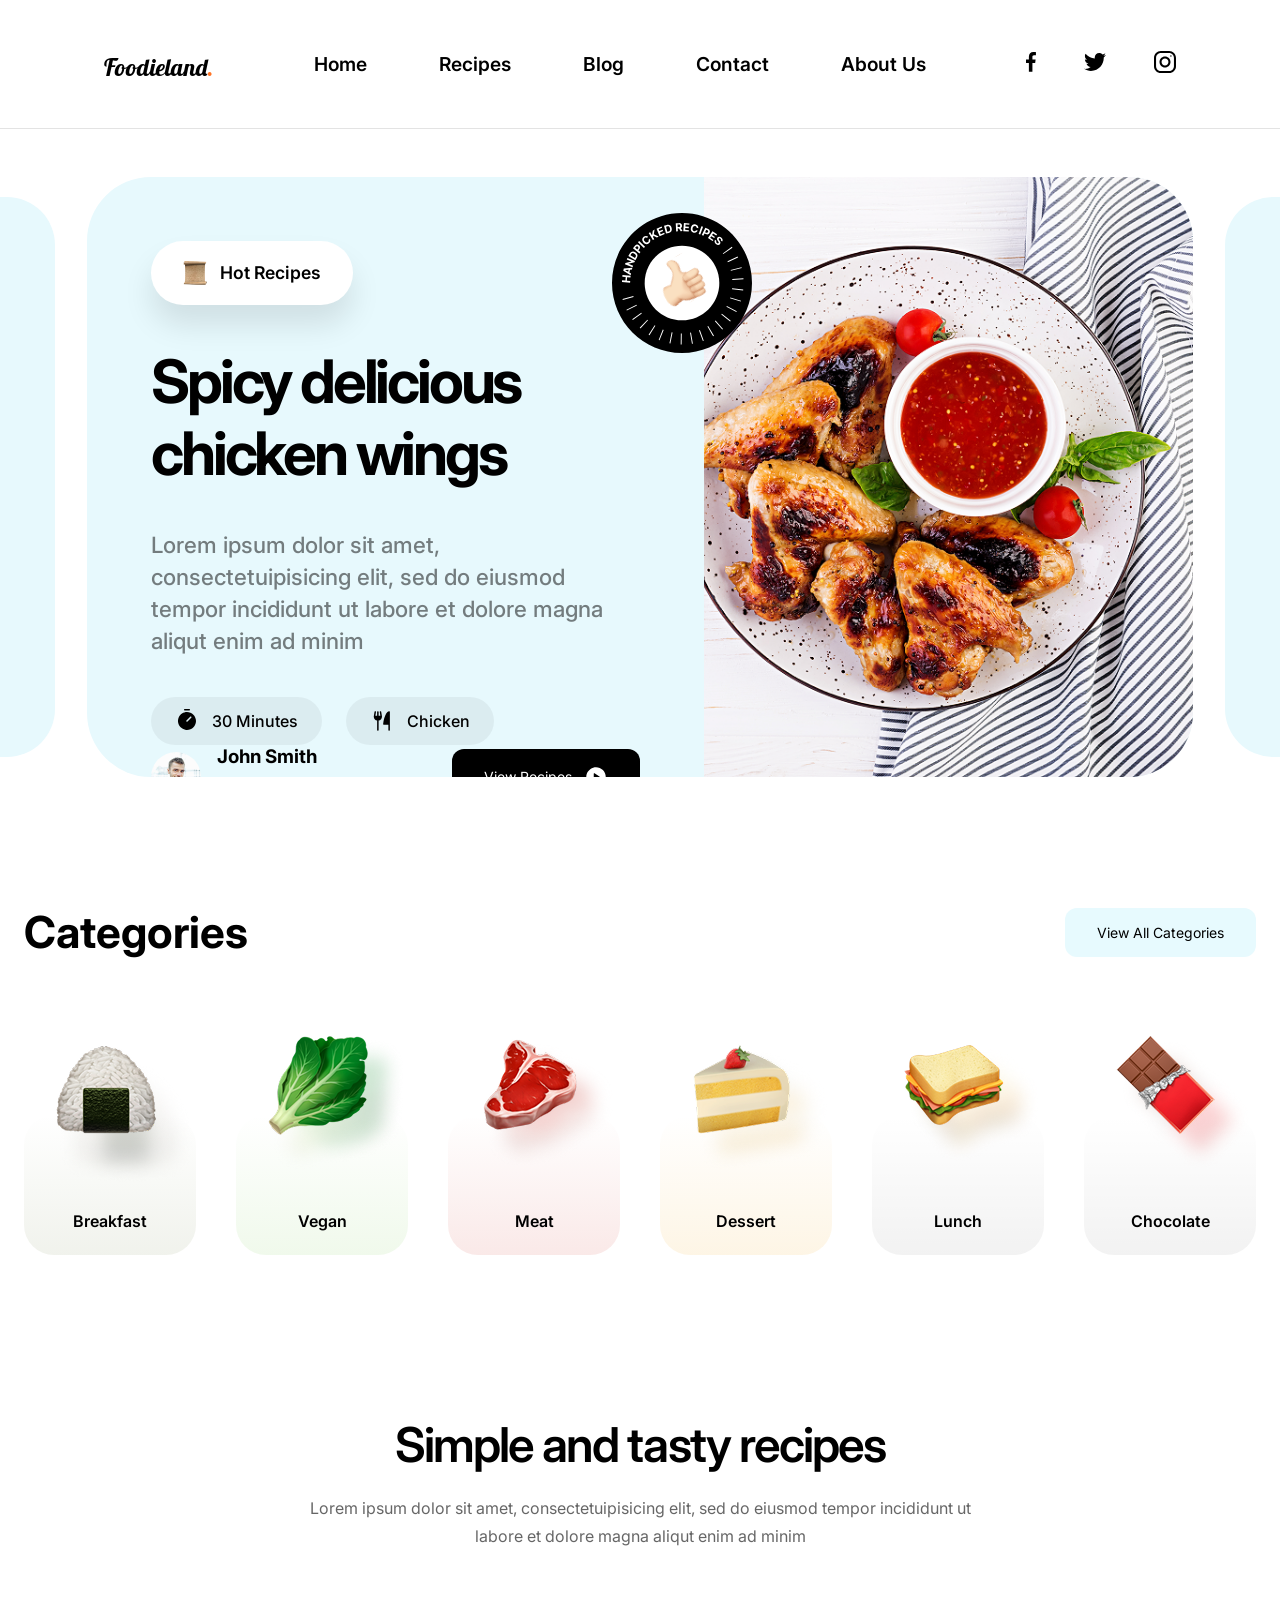
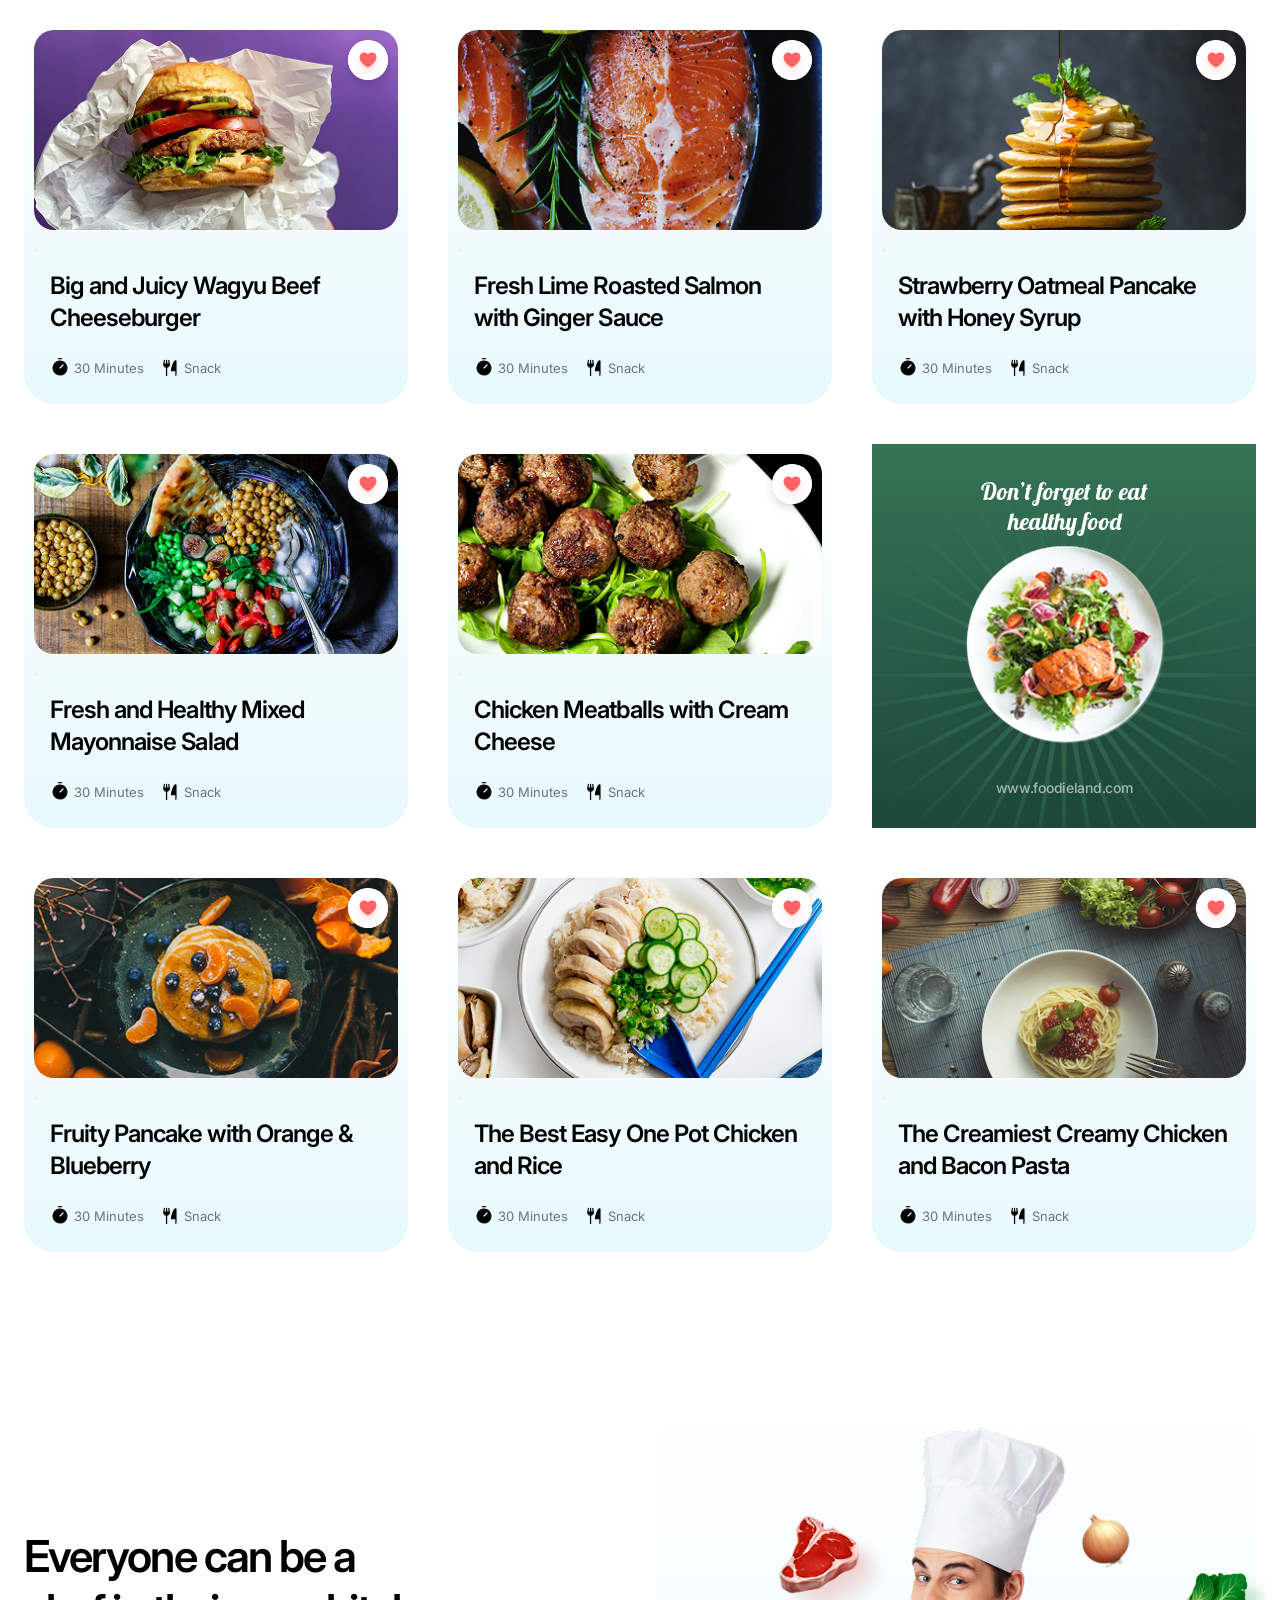
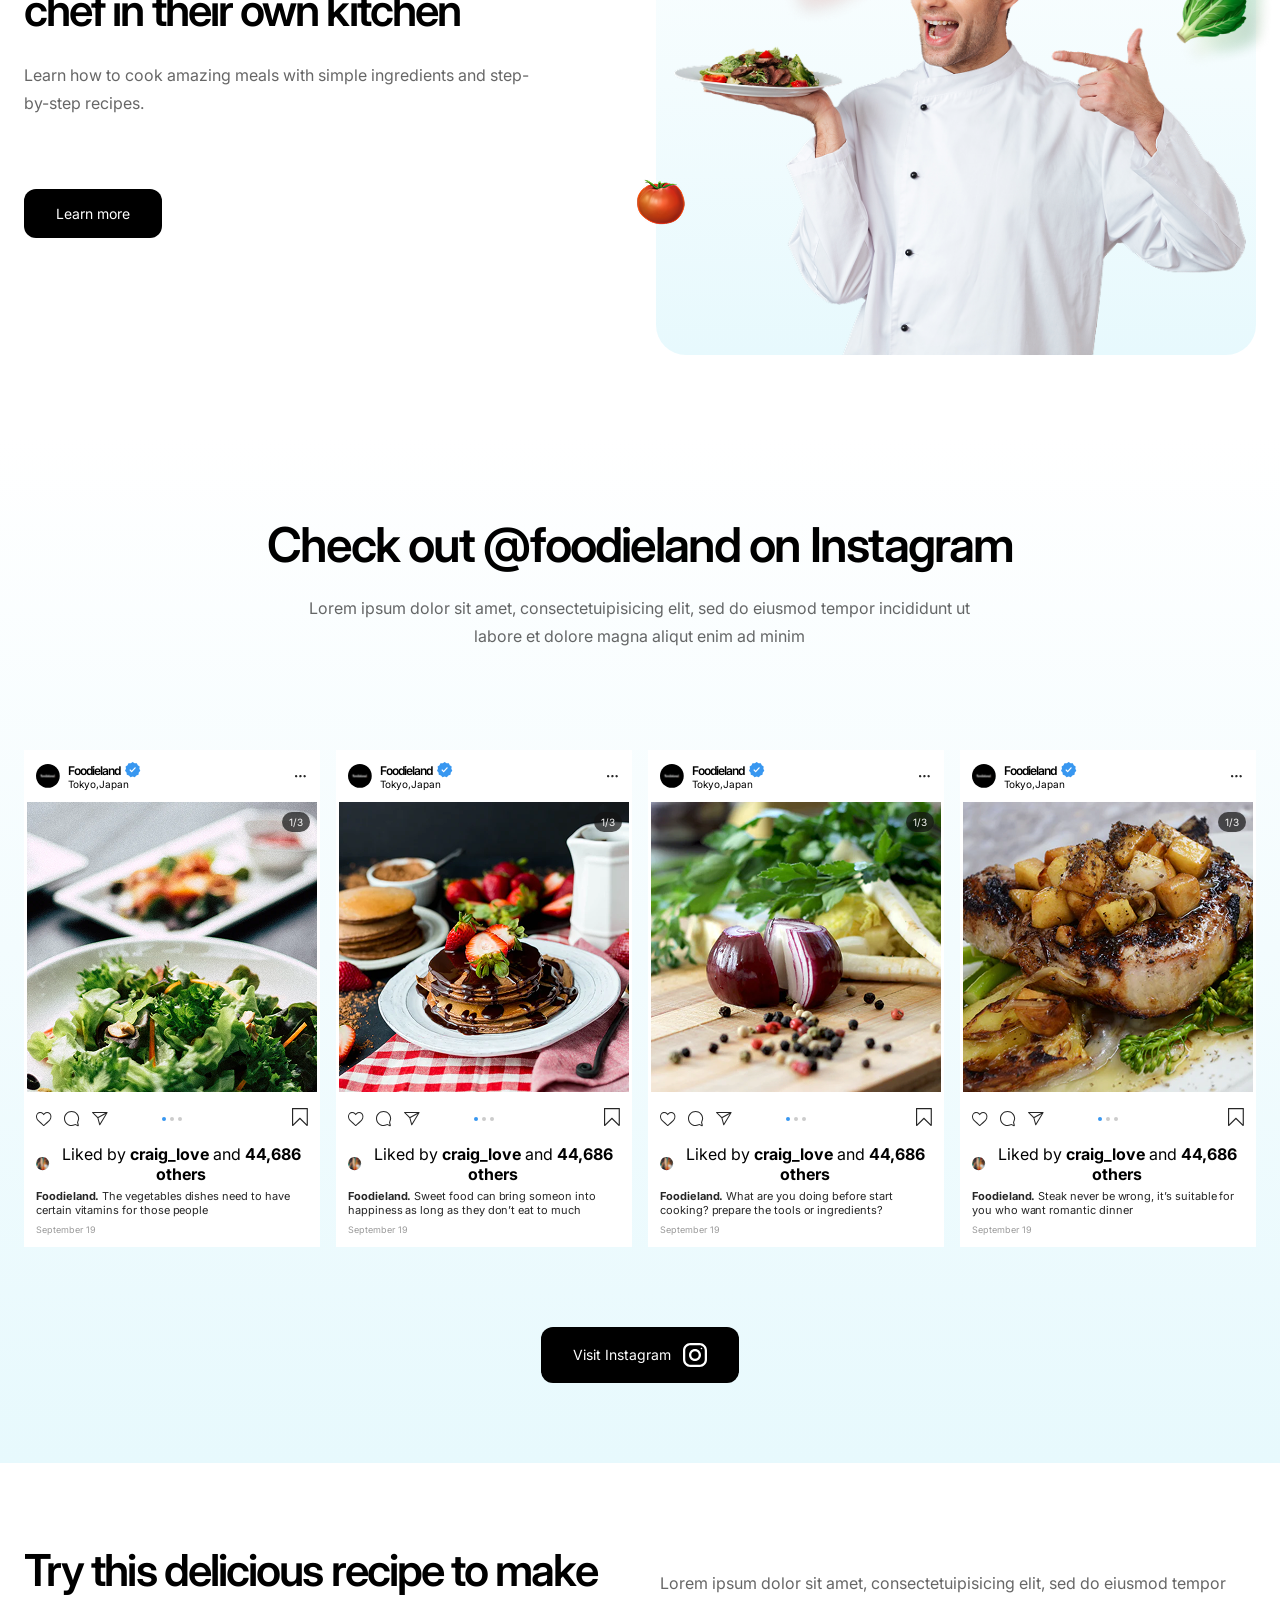
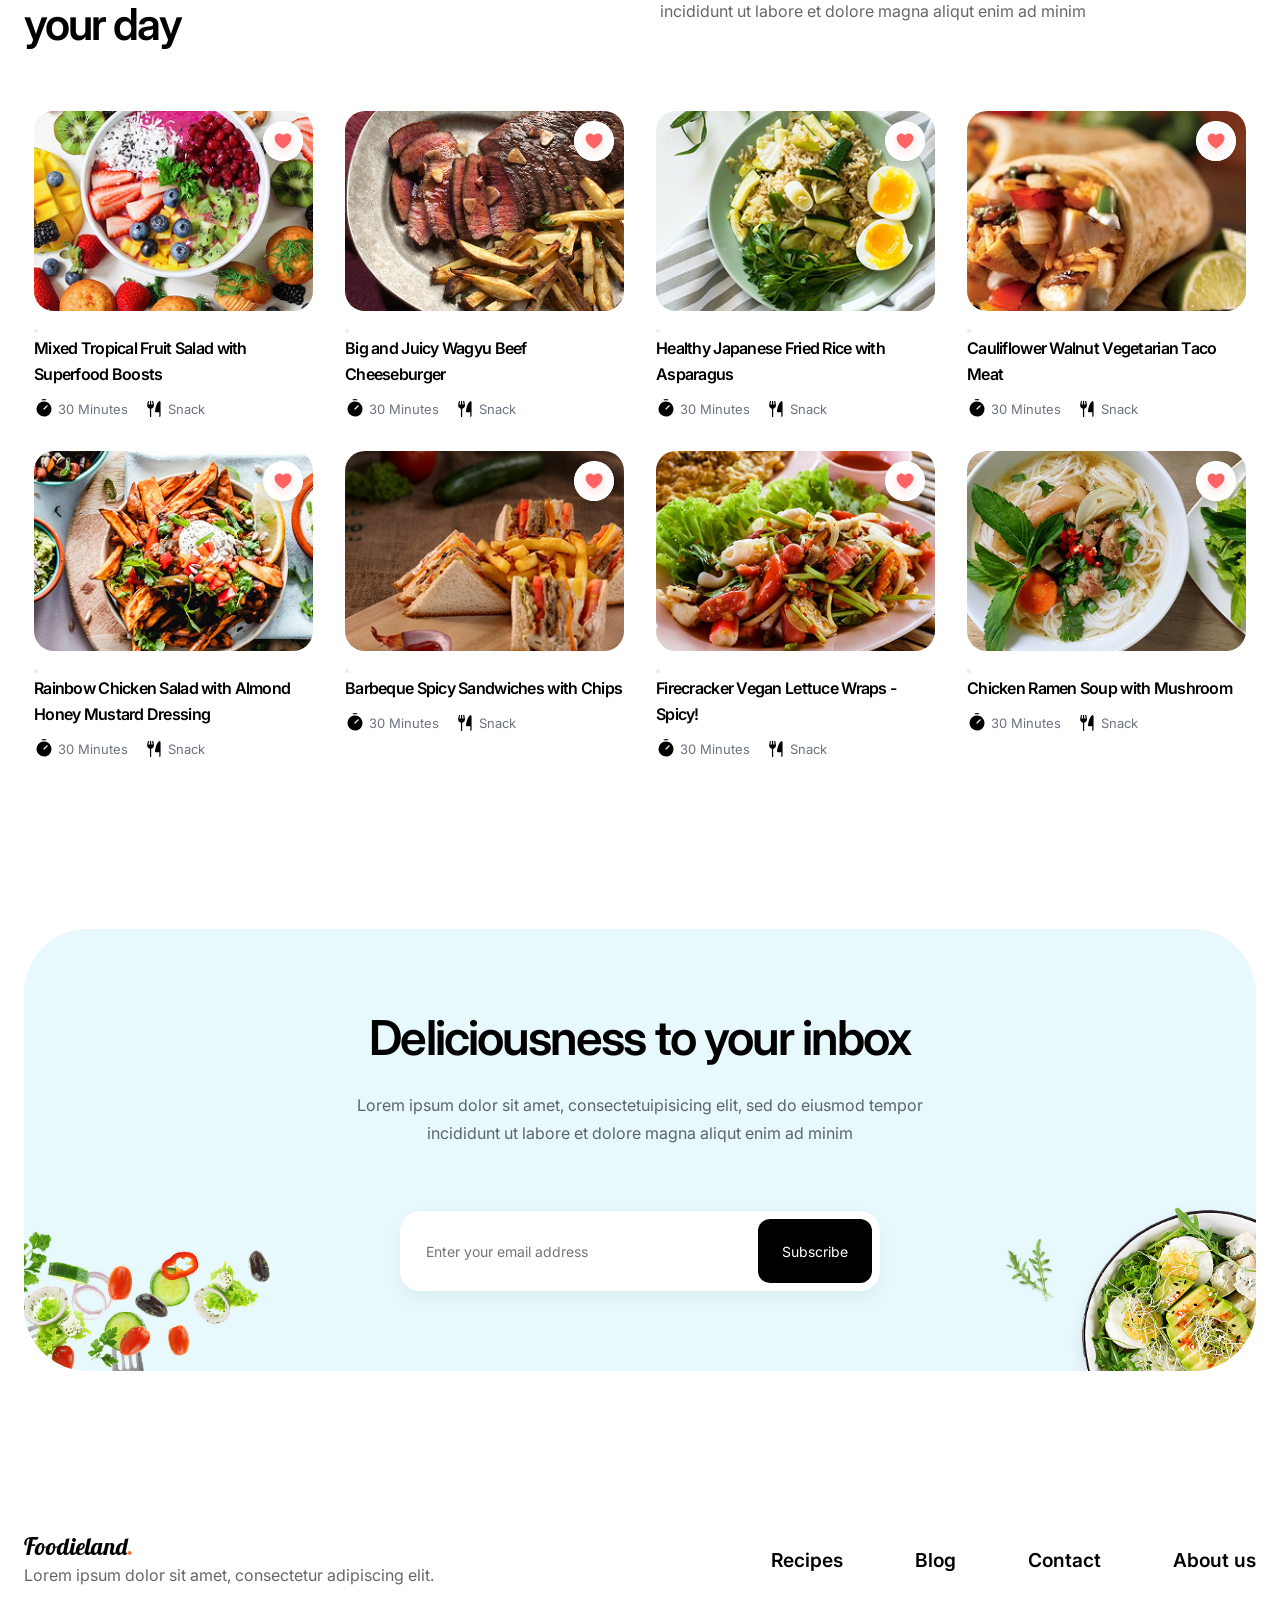
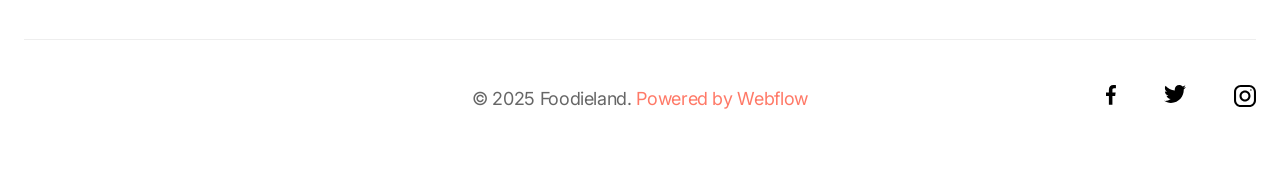
<file: index.html>
<!DOCTYPE html>
<html lang="en">
<head>
    <meta charset="UTF-8">
    <meta name="viewport" content="width=device-width, initial-scale=1.0">
    <title>Homepage</title>

    <link rel="stylesheet" href="/styles/styles.css">
    <link rel="stylesheet" href="/styles/global.css">
    <link href="https://fonts.googleapis.com/css2?family=Inter:wght@400;600;700&display=swap" rel="stylesheet">
    <link href="https://fonts.googleapis.com/css2?family=Lobster&display=swap" rel="stylesheet">
</head>

<body>
    <Header class="header">

        <nav class="navbar">
            <div class="brand-logo">
                <a href="index.html" class="logo-link">
                    <h3 class="logo">
                        Foodieland<span class="dot">.</span>
                    </h3>
                </a>
            </div>
        
            <!-- Page links on Navbar -->
            <ul class="nav-menu">
                <li>
                    <a href="index.html">Home</a>
                </li>
                 <li>
                    <a href="">Recipes</a>
                </li>
                <li>
                    <a href="blog.html">Blog</a>
                </li>
                 <li>
                    <a href="contact.html">Contact</a>
                </li>
                <li><a href=""> About Us</a></li>
            </ul>

            <!-- Social Media Icons -->
            <div class="sm-icons">
                <a href="">
                    <img src="/assets/Icons/001-facebook.svg" alt="facebook icon">
                </a>
                <a href="">
                    <img src="/assets/Icons/003-twitter.svg" alt="">
                </a>
                <a href="">
                    <img src="/assets/Icons/004-instagram.svg" alt="">
                </a>
            </div>
        </nav>
    </Header>
    <main>
        <Section class="hero">

            <div class="left-rectangle">
            </div>
            <!-- The Banner in the Middle -->
            <div class="hero-banner">

                <div class="hero-banner-left">
                    <div class="hero-left-content">
                        <div class="hot-recipes-tag">
                            <img src="/assets/Icons/Scroll.svg" alt="Scroll">
                            <p class="tag-text">Hot Recipes</p>
                        </div>

                        <h1>Spicy delicious chicken wings</h1>

                        <p>Lorem ipsum dolor sit amet, consectetuipisicing elit, sed do eiusmod tempor incididunt ut labore et dolore magna aliqut enim ad minim </p>
                    
                        <div class="hero-banner-tag-2">
                            <div class="hot-recipes-tag-2">
                                <img src="/assets/Icons/Timer.svg" alt="delivery Time">
                                <p class="tag-text">30 Minutes</p>
                            </div>
                            <div class="hot-recipes-tag-2">
                                <img src="/assets/Icons/ForkKnife.svg" alt="delivery Time">
                                <p class="tag-text">Chicken</p>
                            </div>
                        </div>
                    </div>
                     

                    <div class="author-and-button">
                        <div class="chef-details">
                            <img src="/assets/images/Man-avatar.svg" alt="Man-avatar">
                            <div class="author-name-date">
                                <h3>John Smith</h3>
                                <p>18 April, 2026</p>
                            </div>
                        </div>

                        <button class="btn-and-icon">
                            <span>View Recipes</span>
                            <img src="/assets/Icons/PlayCircle.svg" alt="Play button">
                        </button>
                    </div>
                </div>

                <!-- Floating Badge -->
                <img src="/assets/images/Badge.svg" alt="Badge" class="hero-banner-float">

                
                <div class="hero-banner-right">
                    <img src="/assets/images/baked-chicken-wings-asian-style-tomatoes-sauce-plate 1.png" alt="baked-chicken-wings-asian-style-tomatoes-sauce-plate" >
                </div>
            </div>

            <div class="right-rectangle">
            </div>
        </Section>

        <section class="categories">
            <div class="container">
                <div class="cat-header">
                    <h1>Categories</h1>
                    <button class="btn">
                        <span>View All Categories</span>
                    </button>
                </div>
                
                <div class="category-list">
                    <!-- Breakfast Category Card -->
                     <div class="cat-breakfast">
                        <img src="/assets/images/Cat-Breakfast.png" alt="Oatmeal png">
                        <p>Breakfast</p>
                    </div>

                    <!-- Vegan Category Card -->
                    <div class="cat-vegan">
                        <img src="/assets/images/Cat-Vegan.png" alt="Vegan Image png">
                        <p>Vegan</p>
                    </div>

                    <!-- Meat Category Card -->
                    <div class="cat-meat">
                        <img src="/assets/images/cat-meat.png" alt="Streak of meat png">
                        <p>Meat</p>
                    </div>

                    <!-- Dessert Category Card -->
                    <div class="cat-dessert">
                        <img src="/assets/images/Cat-Dessert.png" alt="Dessert Image png">
                        <p>Dessert</p>
                    </div>

                    <!-- Lunch Category Card -->
                    <div class="cat-lunch">
                        <img src="/assets/images/Cat-Lunch.png" alt="lunch image png ">
                        <p>Lunch</p>
                    </div>

                    <!-- Chocolate Category Card -->
                    <div class="cat-chocolate">
                        <img src="/assets/images/Cat-Chocolate.png" alt="Chocolate bar png">
                        <p>Chocolate</p>
                    </div>
                </div>
            </div>
        </section>

        <section class="recipes">
            <div class="container">

                <div class="recipes-header">
                    <h2 class="title">
                        Simple and tasty recipes
                    </h2>
                    <p class="subtitle">
                        Lorem ipsum dolor sit amet, consectetuipisicing elit, sed do eiusmod tempor incididunt ut labore et dolore magna aliqut enim ad minim                </p>
                    </p>
                </div>

                <div class="recipe-grid">
                    <!-- Grid cards -->
                    <article class="card">
                        <img src="/assets/images/Big and Juicy Wagyu Beef Cheeseburger.png" alt="Big and Juicy Wagyu Beef Cheeseburger">
                        
                        <button class="favorite-btn">
                            <img src="/assets/images/Favorite.svg" alt="heart to add to favorite">
                        </button>

                        <div class="card-body">
                            <h3>Big and Juicy Wagyu Beef Cheeseburger</h3>
                    
                            <div class="meta">
                                <div class="meta-tag">
                                    <img src="/assets/Icons/Timer.svg" alt="delivery Time">
                                    <p class="tag-text">30 Minutes</p>
                                </div>
                                <div class="meta">
                                    <div class="meta-tag">
                                    <img src="/assets/Icons/ForkKnife.svg" alt="Recipe">
                                    <p class="tag-text">Snack</p>
                                </div>
                            </div>
                        </div>
                    </article>

                    <article class="card">
                        <img src="/assets/images/Fresh Lime Roasted Salmon with Ginger Sauce.png" alt="Fresh Lime Roasted Salmon with Ginger Sauce">
                        
                        <button class="favorite-btn">
                            <img src="/assets/images/Favorite.svg" alt="heart to add to favorite">
                        </button>

                        <div class="card-body">
                            <h3>Fresh Lime Roasted Salmon with Ginger Sauce</h3>
                    
                            <div class="meta">
                                <div class="meta-tag">
                                    <img src="/assets/Icons/Timer.svg" alt="delivery Time">
                                    <p class="tag-text">30 Minutes</p>
                                </div>
                                <div class="meta">
                                    <div class="meta-tag">
                                    <img src="/assets/Icons/ForkKnife.svg" alt="Recipe">
                                    <p class="tag-text">Snack</p>
                                </div>
                            </div>
                        </div>
                    </article>

                    <article class="card">
                        <img src="/assets/images/Strawberry Oatmeal Pancake with Honey Syrup.png" alt="Strawberry Oatmeal Pancake with Honey Syrup">
                        
                        <button class="favorite-btn">
                            <img src="/assets/images/Favorite.svg" alt="heart to add to favorite">
                        </button>

                        <div class="card-body">
                            <h3>Strawberry Oatmeal Pancake with Honey Syrup</h3>
                    
                            <div class="meta">
                                <div class="meta-tag">
                                    <img src="/assets/Icons/Timer.svg" alt="delivery Time">
                                    <p class="tag-text">30 Minutes</p>
                                </div>
                                <div class="meta">
                                    <div class="meta-tag">
                                    <img src="/assets/Icons/ForkKnife.svg" alt="Recipe">
                                    <p class="tag-text">Snack</p>
                                </div>
                            </div>
                        </div>
                    </article>

                    <article class="card">
                        <img src="/assets/images/Fresh and Healthy Mixed Mayonnaise Salad.png" alt="Fresh and Healthy Mixed Mayonnaise Salad">
                        
                        <button class="favorite-btn">
                            <img src="/assets/images/Favorite.svg" alt="heart to add to favorite">
                        </button>

                        <div class="card-body">
                            <h3>Fresh and Healthy Mixed Mayonnaise Salad</h3>
                    
                            <div class="meta">
                                <div class="meta-tag">
                                    <img src="/assets/Icons/Timer.svg" alt="delivery Time">
                                    <p class="tag-text">30 Minutes</p>
                                </div>
                                <div class="meta">
                                    <div class="meta-tag">
                                    <img src="/assets/Icons/ForkKnife.svg" alt="Recipe">
                                    <p class="tag-text">Snack</p>
                                </div>
                            </div>
                        </div>
                    </article>

                    <article class="card">
                        <img src="/assets/images/Chicken Meatballs with Cream Cheese.png" alt="Chicken Meatballs with Cream Cheese">
                        
                        <button class="favorite-btn">
                            <img src="/assets/images/Favorite.svg" alt="heart to add to favorite">
                        </button>

                        <div class="card-body">
                            <h3>Chicken Meatballs with Cream Cheese</h3>
                    
                            <div class="meta">
                                <div class="meta-tag">
                                    <img src="/assets/Icons/Timer.svg" alt="delivery Time">
                                    <p class="tag-text">30 Minutes</p>
                                </div>
                                <div class="meta">
                                    <div class="meta-tag">
                                    <img src="/assets/Icons/ForkKnife.svg" alt="Recipe">
                                    <p class="tag-text">Snack</p>
                                </div>
                            </div>
                        </div>
                    </article>

                    <article class="ads-card">
                        <h2>Don’t forget to eat healthy food</h2>

                        <div class="image-stack">
                            <img src="/assets/images/Star bg.svg" class="img2">
                            <img src="/assets/images/Don’t forget to eat  healthy food.png" alt="Don’t forget to eat  healthy food">
                        </div>
                        <p>www.foodieland.com</p>
                    </article>

                    <article class="card">
                        <img src="/assets/images/Fruity Pancake with Orange & Blueberry.png" alt="Fruity Pancake with Orange & Blueberry">
                        
                        <button class="favorite-btn">
                            <img src="/assets/images/Favorite.svg" alt="heart to add to favorite">
                        </button>

                        <div class="card-body">
                            <h3>Fruity Pancake with Orange & Blueberry</h3>
                    
                            <div class="meta">
                                <div class="meta-tag">
                                    <img src="/assets/Icons/Timer.svg" alt="delivery Time">
                                    <p class="tag-text">30 Minutes</p>
                                </div>
                                <div class="meta">
                                    <div class="meta-tag">
                                    <img src="/assets/Icons/ForkKnife.svg" alt="Recipe">
                                    <p class="tag-text">Snack</p>
                                </div>
                            </div>
                        </div>
                    </article>

                    <article class="card">
                        <img src="/assets/images/The Best Easy One Pot Chicken and Rice.png" alt="The Best Easy One Pot Chicken and Rice">
                        
                        <button class="favorite-btn">
                            <img src="/assets/images/Favorite.svg" alt="heart to add to favorite">
                        </button>

                        <div class="card-body">
                            <h3>The Best Easy One Pot Chicken and Rice</h3>
                    
                            <div class="meta">
                                <div class="meta-tag">
                                    <img src="/assets/Icons/Timer.svg" alt="delivery Time">
                                    <p class="tag-text">30 Minutes</p>
                                </div>
                                <div class="meta">
                                    <div class="meta-tag">
                                    <img src="/assets/Icons/ForkKnife.svg" alt="Recipe">
                                    <p class="tag-text">Snack</p>
                                </div>
                            </div>
                        </div>
                    </article>

                    <article class="card">
                        <img src="/assets/images/The Creamiest Creamy Chicken and Bacon Pasta.png" alt="The Creamiest Creamy Chicken and Bacon Pasta">
                        
                        <button class="favorite-btn">
                            <img src="/assets/images/Favorite.svg" alt="heart to add to favorite">
                        </button>

                        <div class="card-body">
                            <h3>The Creamiest Creamy Chicken and Bacon Pasta</h3>
                    
                            <div class="meta">
                                <div class="meta-tag">
                                    <img src="/assets/Icons/Timer.svg" alt="delivery Time">
                                    <p class="tag-text">30 Minutes</p>
                                </div>
                                <div class="meta">
                                    <div class="meta-tag">
                                    <img src="/assets/Icons/ForkKnife.svg" alt="Recipe">
                                    <p class="tag-text">Snack</p>
                                </div>
                            </div>
                        </div>
                    </article>
                </div>
            </div>
        </section>

        <section class="chef">
            <div class="chef-container">
                <div class="chef-left-content">
                    <div class="chef-text">
                        <h2>Everyone can be a <br>
                        chef in their own kitchen</h2>
                        <p>Learn how to cook amazing meals with simple ingredients and step-by-step recipes.</p>
                    </div>
                    <button class="btn-and-icon">
                        <span>Learn more</span>
                    </button>
                </div>

                <div class="chef-image">
                    <img src="/assets/images/portrait-happy-male-chef-dressed-uniform 1.png" alt="Chef" class="chef-avatar" class="chef-avatar" >

                    <img src="/assets/images/Tomatoes-bulb.png" class="float float-1">
                    <img src="/assets/images/Onions Bulb.png" class="float float-2">
                    <img src="/assets/images/cat-meat.png" class="float float-3">
                    <img src="/assets/images/Cat-Vegan.png" class="float float-4">
                </div>
            </div>
        </section>

        <section class="instagram">
            <div class="container">

                <div class="instagram-header">
                    <h2 class="title">
                        Check out @foodieland on Instagram
                    </h2>
                    <p class="subtitle">
                        Lorem ipsum dolor sit amet, consectetuipisicing elit, sed do eiusmod tempor incididunt ut labore et dolore magna aliqut enim ad minim                </p>
                    </p>
                </div>

                <div class="insta-grid">

                    <!-- Insta-card-01 -->
                    <div class="insta-card">
                        <div class="insta-ui-top">
                            <div class="insta-profile-details">

                                <img src="/assets/Logo/Oval.svg" alt="insta-profile">
                                <div class="profile-account">
                                    <div class="account-with-badge">
                                        <h3>Foodieland</h3>
                                        <img src="/assets/Logo/Official Icon.svg" alt="offical-insta-badge">
                                    </div>
                                    <p>Tokyo,Japan</p>
                                </div>
                            </div>
                            <button class="more-icon">
                                <img src="/assets/Logo/More Icon.png" alt="more button" >
                            </button>     
                        </div>

                        <div class="insta-card-img">
                            <span>1/3</span>
                            <img src="/assets/images/instagram-1.png">
                        </div>
                        
                        <div class="insta-ui-buttom">
                            <div class="buttom-actions">
                                <div class="left-icons">
                                    <img src="/assets/Logo/heart.svg" alt="like">
                                    <img src="/assets/Logo/Comment.svg" alt="comment">
                                    <img src="/assets/Logo/Messanger.svg" alt="share">
                                </div>

                                <div class="indicators">
                                    <span class="dot active"></span>
                                    <span class="dot"></span>
                                    <span class="dot"></span>
                                </div>

                                <div class="right-icon">
                                    <img src="/assets/Logo/Save.svg" alt="save">
                                </div>
                            </div>
                                
                            <div class="profile-img">
                                <img src="/assets/Logo/Insta-user-image.svg" alt="user-img">
                                <p>
                                    Liked by <strong>craig_love</strong> and <strong>44,686 others</strong>
                                </p>
                            </div>
                            
                            <p class="caption">
                                <strong>Foodieland.</strong> The vegetables dishes need to have certain vitamins for those people
                            </p>
                            
                            <p class="date">September 19</p>
                        </div>
                    </div>

                    <!-- Insta-card-02 -->
                    <div class="insta-card">
                        <div class="insta-ui-top">
                            <div class="insta-profile-details">

                                <img src="/assets/Logo/Oval.svg" alt="insta-profile">
                                <div class="profile-account">
                                    <div class="account-with-badge">
                                        <h3>Foodieland</h3>
                                        <img src="/assets/Logo/Official Icon.svg" alt="offical-insta-badge">
                                    </div>
                                    <p>Tokyo,Japan</p>
                                </div>
                            </div>
                            <button class="more-icon">
                                <img src="/assets/Logo/More Icon.png" alt="more button" >
                            </button>     
                        </div>

                        <div class="insta-card-img">
                            <span>1/3</span>
                            <img src="/assets/images/instagram-2.png">
                        </div>
                        
                        <div class="insta-ui-buttom">
                            <div class="buttom-actions">
                                <div class="left-icons">
                                    <img src="/assets/Logo/heart.svg" alt="like">
                                    <img src="/assets/Logo/Comment.svg" alt="comment">
                                    <img src="/assets/Logo/Messanger.svg" alt="share">
                                </div>

                                <div class="indicators">
                                    <span class="dot active"></span>
                                    <span class="dot"></span>
                                    <span class="dot"></span>
                                </div>

                                <div class="right-icon">
                                    <img src="/assets/Logo/Save.svg" alt="save">
                                </div>
                            </div>
                                
                            <div class="profile-img">
                                <img src="/assets/Logo/Insta-user-image.svg" alt="user-img">
                                <p>
                                    Liked by <strong>craig_love</strong> and <strong>44,686 others</strong>
                                </p>
                            </div>
                            
                            <p class="caption">
                                <strong>Foodieland.</strong> Sweet food can bring someon into happiness as long as they don’t eat to much
                            </p>
                            
                            <p class="date">September 19</p>
                        </div>
                    </div>

                    <!-- Insta-card-03 -->
                    <div class="insta-card">
                        <div class="insta-ui-top">
                            <div class="insta-profile-details">

                                <img src="/assets/Logo/Oval.svg" alt="insta-profile">
                                <div class="profile-account">
                                    <div class="account-with-badge">
                                        <h3>Foodieland</h3>
                                        <img src="/assets/Logo/Official Icon.svg" alt="offical-insta-badge">
                                    </div>
                                    <p>Tokyo,Japan</p>
                                </div>
                            </div>
                            <button class="more-icon">
                                <img src="/assets/Logo/More Icon.png" alt="more button" >
                            </button>     
                        </div>

                        <div class="insta-card-img">
                            <span>1/3</span>
                            <img src="/assets/images/instagram-3.png">
                        </div>
                        
                        <div class="insta-ui-buttom">
                            <div class="buttom-actions">
                                <div class="left-icons">
                                    <img src="/assets/Logo/heart.svg" alt="like">
                                    <img src="/assets/Logo/Comment.svg" alt="comment">
                                    <img src="/assets/Logo/Messanger.svg" alt="share">
                                </div>

                                <div class="indicators">
                                    <span class="dot active"></span>
                                    <span class="dot"></span>
                                    <span class="dot"></span>
                                </div>

                                <div class="right-icon">
                                    <img src="/assets/Logo/Save.svg" alt="save">
                                </div>
                            </div>
                                
                            <div class="profile-img">
                                <img src="/assets/Logo/Insta-user-image.svg" alt="user-img">
                                <p>
                                    Liked by <strong>craig_love</strong> and <strong>44,686 others</strong>
                                </p>
                            </div>
                            
                            <p class="caption">
                                <strong>Foodieland.</strong> What are you doing before start cooking? prepare the  tools or ingredients?
                            </p>
                            
                            <p class="date">September 19</p>
                        </div>
                    </div>

                    <!-- Insta-card-04 -->
                    <div class="insta-card">
                        <div class="insta-ui-top">
                            <div class="insta-profile-details">

                                <img src="/assets/Logo/Oval.svg" alt="insta-profile">
                                <div class="profile-account">
                                    <div class="account-with-badge">
                                        <h3>Foodieland</h3>
                                        <img src="/assets/Logo/Official Icon.svg" alt="offical-insta-badge">
                                    </div>
                                    <p>Tokyo,Japan</p>
                                </div>
                            </div>
                            <button class="more-icon">
                                <img src="/assets/Logo/More Icon.png" alt="more button" >
                            </button>     
                        </div>

                        <div class="insta-card-img">
                            <span>1/3</span>
                            <img src="/assets/images/instagram-4.png">
                        </div>
                        
                        <div class="insta-ui-buttom">
                            <div class="buttom-actions">
                                <div class="left-icons">
                                    <img src="/assets/Logo/heart.svg" alt="like">
                                    <img src="/assets/Logo/Comment.svg" alt="comment">
                                    <img src="/assets/Logo/Messanger.svg" alt="share">
                                </div>

                                <div class="indicators">
                                    <span class="dot active"></span>
                                    <span class="dot"></span>
                                    <span class="dot"></span>
                                </div>

                                <div class="right-icon">
                                    <img src="/assets/Logo/Save.svg" alt="save">
                                </div>
                            </div>
                                
                            <div class="profile-img">
                                <img src="/assets/Logo/Insta-user-image.svg" alt="user-img">
                                <p>
                                    Liked by <strong>craig_love</strong> and <strong>44,686 others</strong>
                                </p>
                            </div>
                            
                            <p class="caption">
                                <strong>Foodieland.</strong> Steak never be wrong, it’s suitable for you who want romantic dinner
                            </p>
                            
                            <p class="date">September 19</p>
                        </div>
                    </div>
                </div>

                <button class="btn-and-icon">
                    <span>Visit Instagram</span>
                    <img src="/assets/Icons/004-instagram-white.svg" alt="Instagrsam-icon">
                </button>
            </div>
        </section>

        <section class="extra-recipes">
            <div class="container">
                <div class="extra-recipes-header">
                    <h1>Try this delicious recipe to make your day</h1>
                    <p>Lorem ipsum dolor sit amet, consectetuipisicing elit, sed do eiusmod tempor incididunt ut labore et dolore magna aliqut enim ad minim </p>  
                </div>
                
                <div class="extra-recipe-grid">
                    <!-- Grid cards -->
                     
                    <article class="card card--no-bg">
                        <img src="/assets/images/Recipe 1.png" alt="">
                        
                        <button class="favorite-btn">
                            <img src="/assets/images/Favorite.svg" alt="heart to add to favorite">
                        </button>

                        <div class="card-body">
                            <h3>Mixed Tropical Fruit Salad with Superfood Boosts</h3>
                    
                            <div class="meta">
                                <div class="meta-tag">
                                    <img src="/assets/Icons/Timer.svg" alt="delivery Time">
                                    <p class="tag-text">30 Minutes</p>
                                </div>
                                <div class="meta">
                                    <div class="meta-tag">
                                    <img src="/assets/Icons/ForkKnife.svg" alt="Recipe">
                                    <p class="tag-text">Snack</p>
                                </div>
                            </div>
                        </div>
                    </article>

                    <article class="card card--no-bg">
                        <img src="/assets/images/Recipe 2.png" alt="">
                        
                        <button class="favorite-btn">
                            <img src="/assets/images/Favorite.svg" alt="heart to add to favorite">
                        </button>

                        <div class="card-body">
                            <h3>Big and Juicy Wagyu Beef Cheeseburger</h3>
                    
                            <div class="meta">
                                <div class="meta-tag">
                                    <img src="/assets/Icons/Timer.svg" alt="delivery Time">
                                    <p class="tag-text">30 Minutes</p>
                                </div>
                                <div class="meta">
                                    <div class="meta-tag">
                                    <img src="/assets/Icons/ForkKnife.svg" alt="Recipe">
                                    <p class="tag-text">Snack</p>
                                </div>
                            </div>
                        </div>
                    </article>

                    <article class="card card--no-bg">
                        <img src="/assets/images/Recipe 3.png" alt="">
                        
                        <button class="favorite-btn">
                            <img src="/assets/images/Favorite.svg" alt="heart to add to favorite">
                        </button>

                        <div class="card-body">
                            <h3>Healthy Japanese Fried Rice with Asparagus</h3>
                    
                            <div class="meta">
                                <div class="meta-tag">
                                    <img src="/assets/Icons/Timer.svg" alt="delivery Time">
                                    <p class="tag-text">30 Minutes</p>
                                </div>
                                <div class="meta">
                                    <div class="meta-tag">
                                    <img src="/assets/Icons/ForkKnife.svg" alt="Recipe">
                                    <p class="tag-text">Snack</p>
                                </div>
                            </div>
                        </div>
                    </article>

                    <article class="card card--no-bg">
                        <img src="/assets/images/Recipe 4.png" alt="">
                        
                        <button class="favorite-btn">
                            <img src="/assets/images/Favorite.svg" alt="heart to add to favorite">
                        </button>

                        <div class="card-body">
                            <h3>Cauliflower Walnut Vegetarian Taco Meat</h3>
                    
                            <div class="meta">
                                <div class="meta-tag">
                                    <img src="/assets/Icons/Timer.svg" alt="delivery Time">
                                    <p class="tag-text">30 Minutes</p>
                                </div>
                                <div class="meta">
                                    <div class="meta-tag">
                                    <img src="/assets/Icons/ForkKnife.svg" alt="Recipe">
                                    <p class="tag-text">Snack</p>
                                </div>
                            </div>
                        </div>
                    </article>

                    <article class="card card--no-bg">
                        <img src="/assets/images/Recipe 5.png" alt="">
                        
                        <button class="favorite-btn">
                            <img src="/assets/images/Favorite.svg" alt="heart to add to favorite">
                        </button>

                        <div class="card-body">
                            <h3>Rainbow Chicken Salad with Almond Honey Mustard Dressing</h3>
                    
                            <div class="meta">
                                <div class="meta-tag">
                                    <img src="/assets/Icons/Timer.svg" alt="delivery Time">
                                    <p class="tag-text">30 Minutes</p>
                                </div>
                                <div class="meta">
                                    <div class="meta-tag">
                                    <img src="/assets/Icons/ForkKnife.svg" alt="Recipe">
                                    <p class="tag-text">Snack</p>
                                </div>
                            </div>
                        </div>
                    </article>

                    <article class="card card--no-bg">
                        <img src="/assets/images/Recipe 6.png" alt="">
                        
                        <button class="favorite-btn">
                            <img src="/assets/images/Favorite.svg" alt="heart to add to favorite">
                        </button>

                        <div class="card-body">
                            <h3>Barbeque Spicy Sandwiches with Chips </h3>
                    
                            <div class="meta">
                                <div class="meta-tag">
                                    <img src="/assets/Icons/Timer.svg" alt="delivery Time">
                                    <p class="tag-text">30 Minutes</p>
                                </div>
                                <div class="meta">
                                    <div class="meta-tag">
                                    <img src="/assets/Icons/ForkKnife.svg" alt="Recipe">
                                    <p class="tag-text">Snack</p>
                                </div>
                            </div>
                        </div>
                    </article>

                    <article class="card card--no-bg">
                        <img src="/assets/images/Recipe 7.png" alt="">
                        
                        <button class="favorite-btn">
                            <img src="/assets/images/Favorite.svg" alt="heart to add to favorite">
                        </button>

                        <div class="card-body">
                            <h3>Firecracker Vegan Lettuce Wraps - Spicy!</h3>
                    
                            <div class="meta">
                                <div class="meta-tag">
                                    <img src="/assets/Icons/Timer.svg" alt="delivery Time">
                                    <p class="tag-text">30 Minutes</p>
                                </div>
                                <div class="meta">
                                    <div class="meta-tag">
                                    <img src="/assets/Icons/ForkKnife.svg" alt="Recipe">
                                    <p class="tag-text">Snack</p>
                                </div>
                            </div>
                        </div>
                    </article>

                    <article class="card card--no-bg">
                        <img src="/assets/images/Recipe 8.png" alt="">
                        
                        <button class="favorite-btn">
                            <img src="/assets/images/Favorite.svg" alt="heart to add to favorite">
                        </button>

                        <div class="card-body">
                            <h3>Chicken Ramen Soup with Mushroom</h3>
                    
                            <div class="meta">
                                <div class="meta-tag">
                                    <img src="/assets/Icons/Timer.svg" alt="delivery Time">
                                    <p class="tag-text">30 Minutes</p>
                                </div>
                                <div class="meta">
                                    <div class="meta-tag">
                                    <img src="/assets/Icons/ForkKnife.svg" alt="Recipe">
                                    <p class="tag-text">Snack</p>
                                </div>
                            </div>
                        </div>
                    </article>
                </div>
            </div>
        </section>
        
        <Section class="subscribe">
            <div class="container">
                <div class="subscribe-banner">
                    <h1>Deliciousness to your inbox</h1>
                    <p>Lorem ipsum dolor sit amet, consectetuipisicing elit, sed do eiusmod tempor incididunt ut labore et dolore magna aliqut enim ad minim </p>

                    <form class="subscribe-form">
                        <input type="email" placeholder="Enter your email address" required/>
                        <button type="submit" class="btn">Subscribe</button>
                    </form>

                    <img src="/assets/images/kisspng-salad-salad-fresh-food-healthylife-vegetables-vegetarian-5d42e3a7cb8543 1.png" alt="salad-salad-fresh-food" class="float float-5" />
                    <img src="/assets/images/Photo.png" alt="Plate-of-food" class="float float-6" />
                </div>
            </div>
        </Section>
    </main>
    <footer class="footer">
        <div class="container">
            <div class="footer-top">
                <div class="footer-brand">
                    <h3 class="logo">
                        Foodieland<span class="dot">.</span>
                    </h3>
                    <p>Lorem ipsum dolor sit amet, consectetur adipiscing elit.</p>
                </div>

                <div class="nav-menu">
                    <a href="#">Recipes</a>
                    <a href="#">Blog</a>
                    <a href="#">Contact</a>
                    <a href="#">About us</a>
                </div>
            </div>

            <div class="footer-bottom">
                <p class="copyright">
                        © 2025 Foodieland.<span class="powered"> Powered by Webflow</span>
                </p>

                <div class="footer-socials">
                    <a href="">
                        <img src="/assets/Icons/001-facebook.svg" alt="facebook icon">
                    </a>
                    <a href="">
                        <img src="/assets/Icons/003-twitter.svg" alt="">
                    </a>
                    <a href="">
                        <img src="/assets/Icons/004-instagram.svg" alt="">
                    </a>
                </div>
            </div>
        </div>
    </footer>
</body>

</html>
</file>
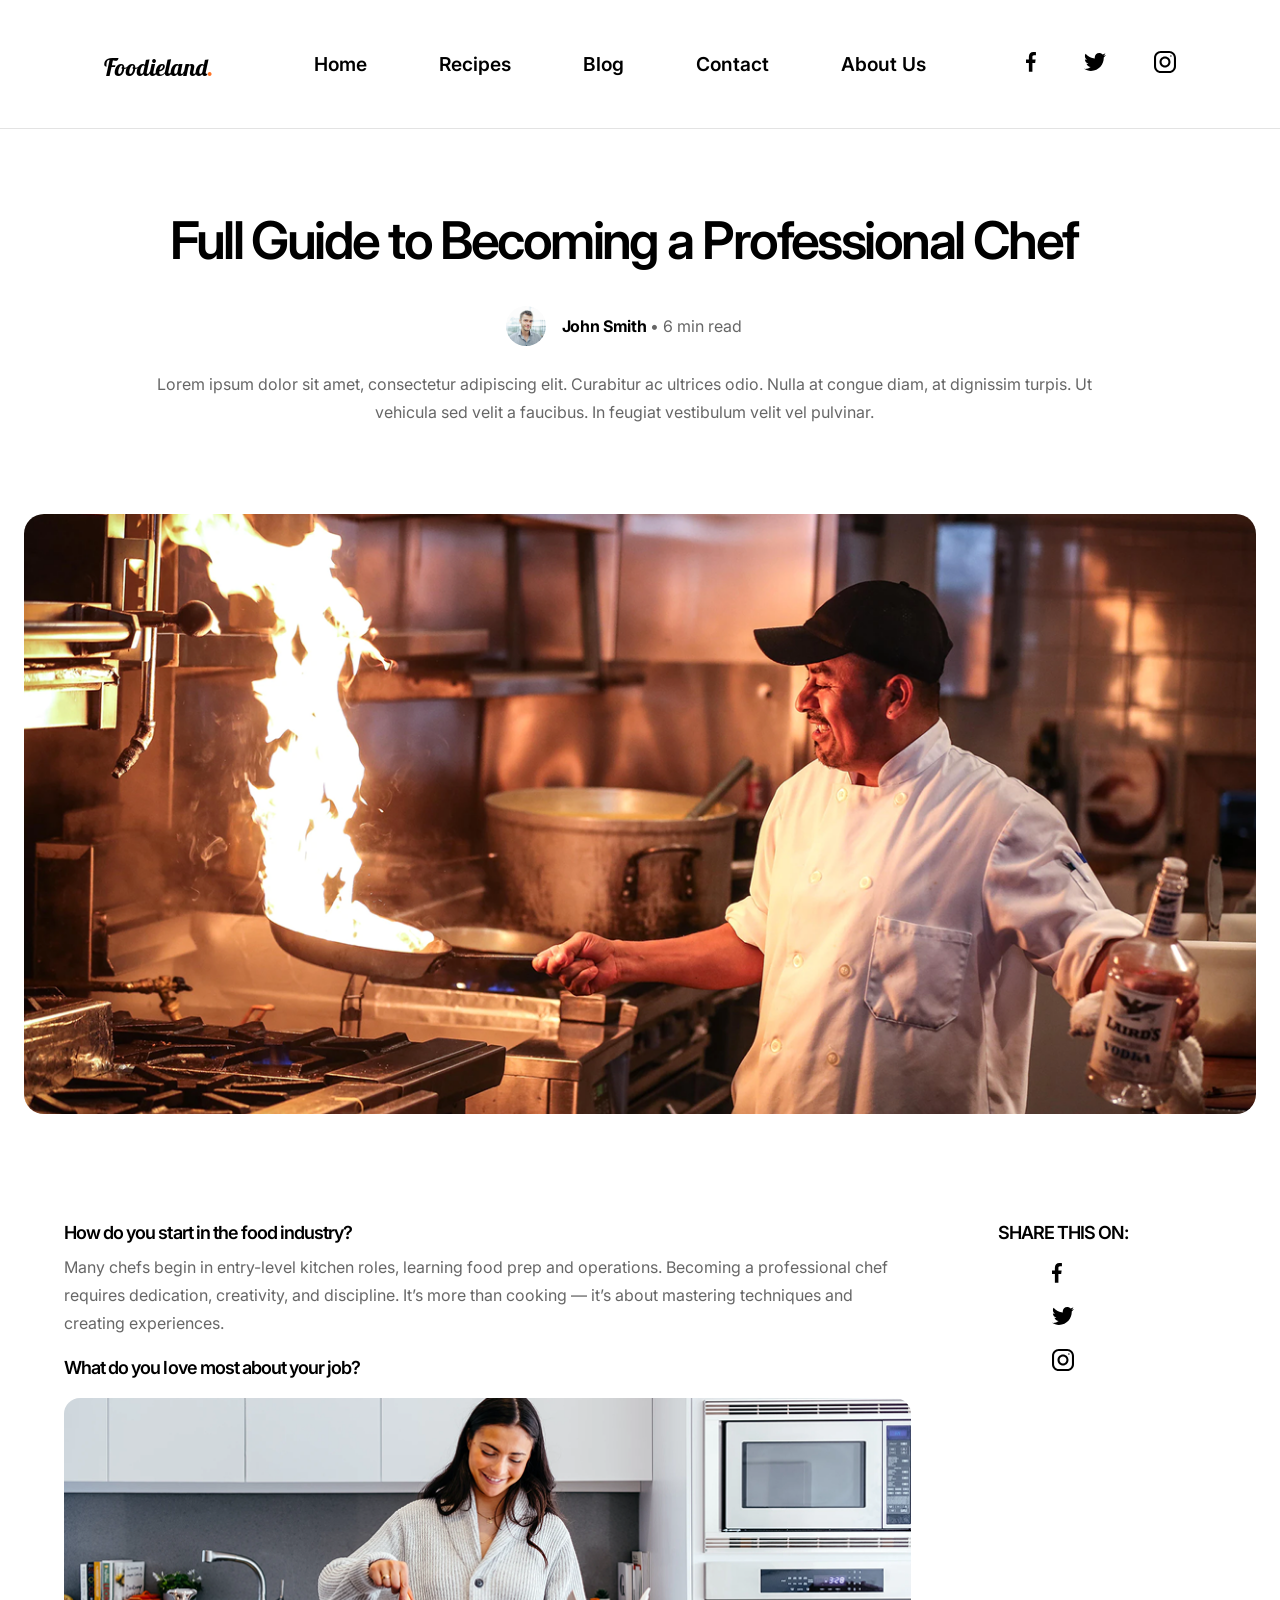
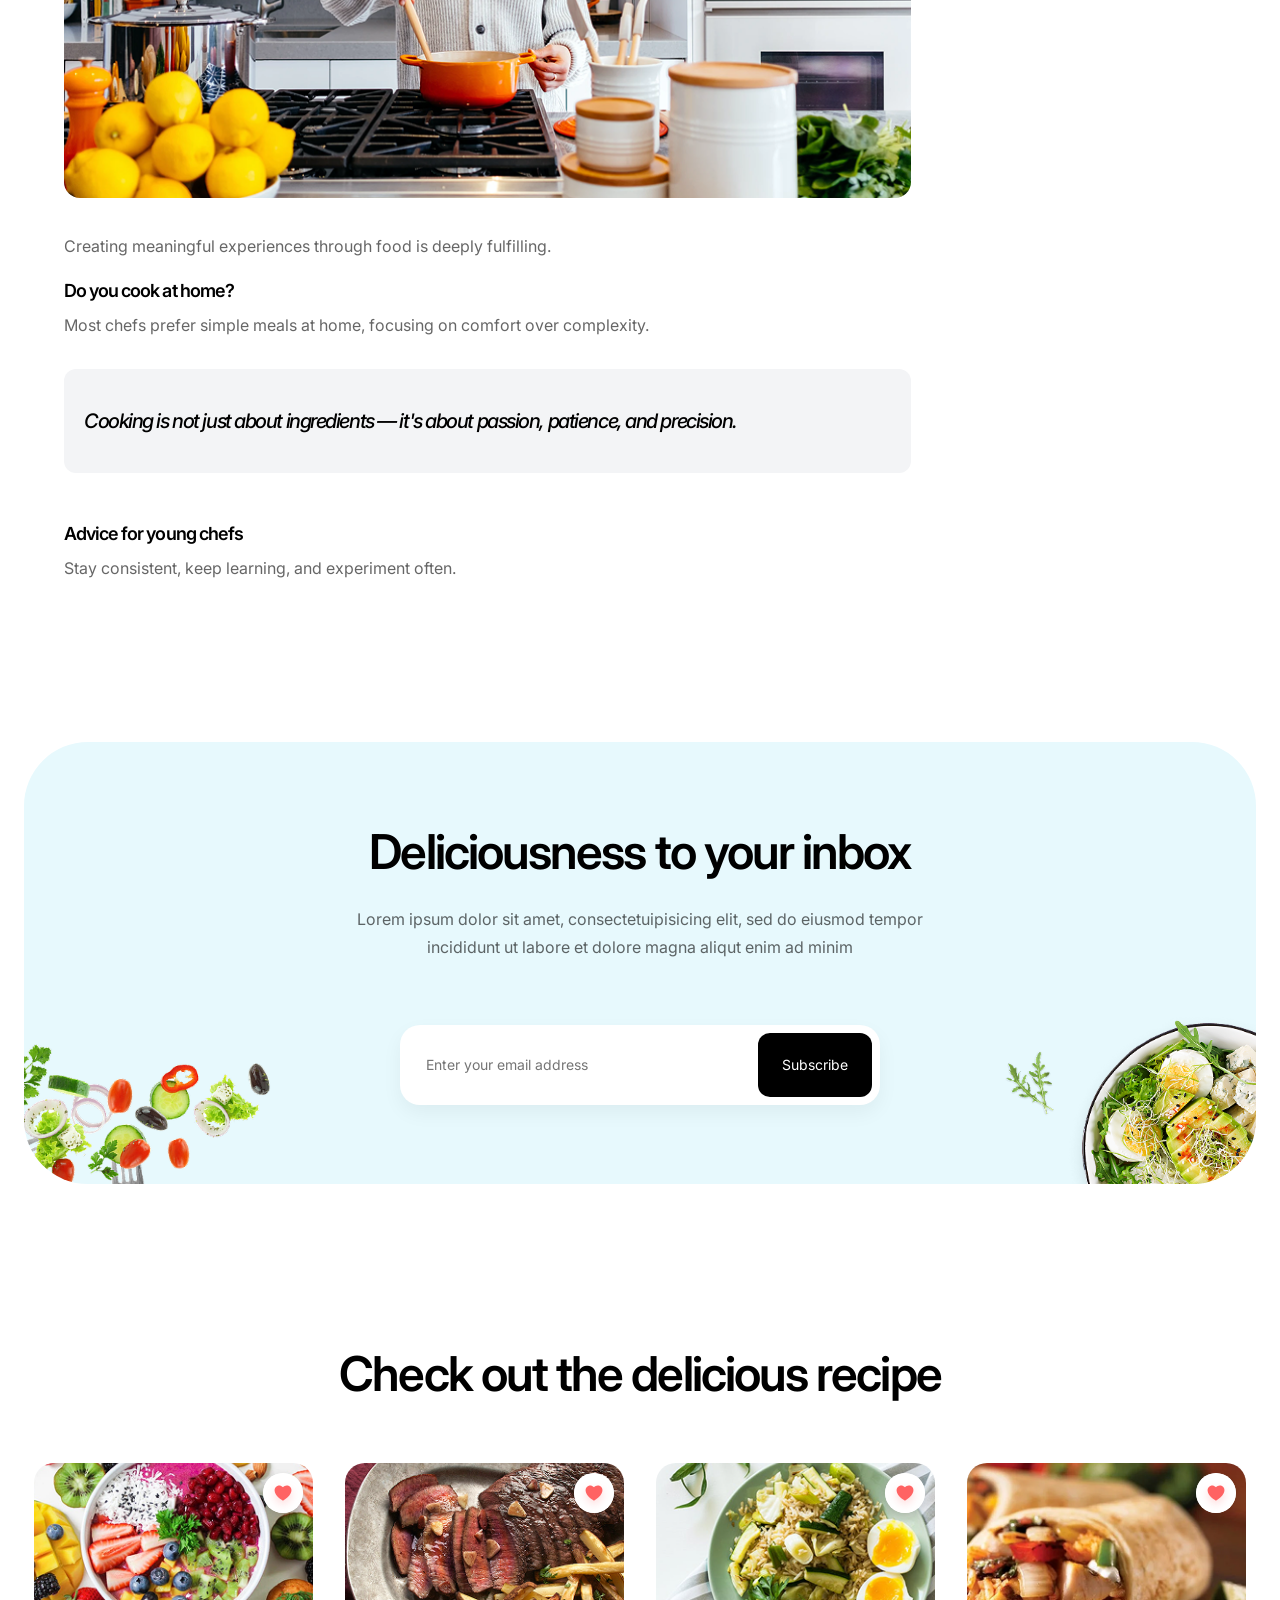
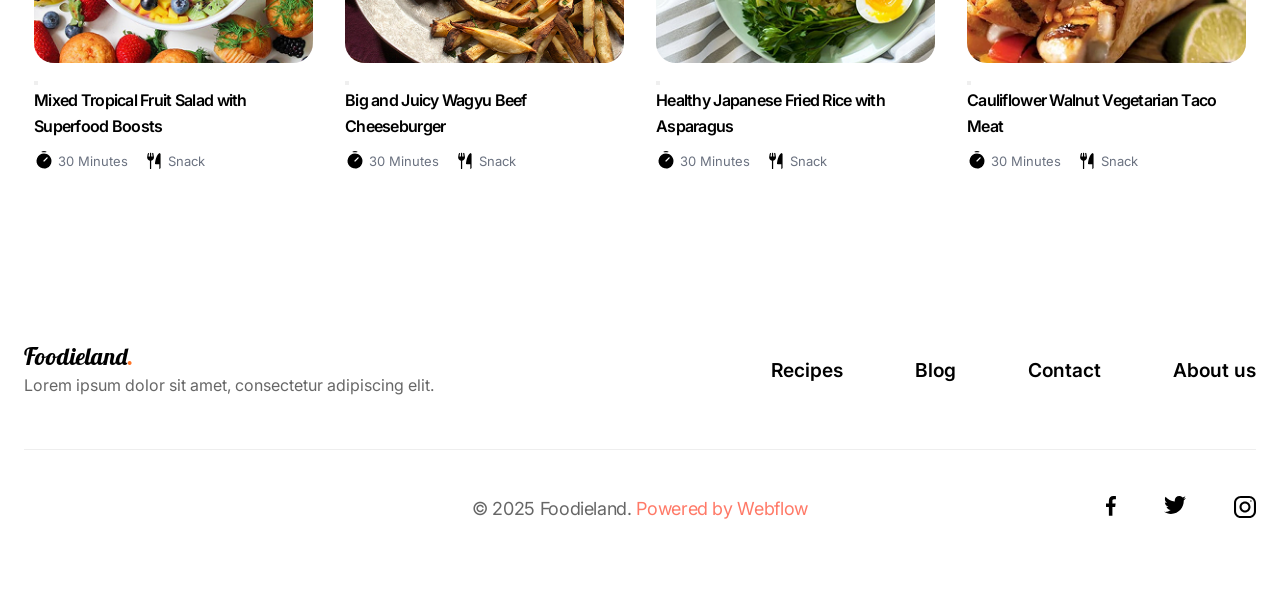
<file: blog.html>
<!DOCTYPE html>
<html lang="en">
<head>

    <meta charset="UTF-8">
    <meta name="viewport" content="width=device-width, initial-scale=1.0">
    <title>Blog</title>

    <link rel="stylesheet" href="/styles/styles.css">
    <link rel="stylesheet" href="/styles/global.css">
    <link rel="stylesheet" href="/styles/blog.css">
    <link href="https://fonts.googleapis.com/css2?family=Inter:wght@400;600;700&display=swap" rel="stylesheet">
    <link href="https://fonts.googleapis.com/css2?family=Lobster&display=swap" rel="stylesheet">
</head>


<body>

    <Header class="header">
        <nav class="navbar">
            <div class="brand-logo">
                <a href="index.html" class="logo-link">
                    <h3 class="logo">
                        Foodieland<span class="dot">.</span>
                    </h3>
                </a>
            </div>
        
            <!-- Page links on Navbar -->
            <ul class="nav-menu">
                <li>
                    <a href="index.html">Home</a>
                </li>
                 <li>
                    <a href="">Recipes</a>
                </li>
                <li>
                    <a href="blog.html">Blog</a>
                </li>
                 <li>
                    <a href="contact.html">Contact</a>
                </li>
                <li><a href=""> About Us</a></li>
            </ul>

            <!-- Social Media Icons -->
            <div class="sm-icons">
                <a href="">
                    <img src="/assets/Icons/001-facebook.svg" alt="facebook icon">
                </a>
                <a href="">
                    <img src="/assets/Icons/003-twitter.svg" alt="">
                </a>
                <a href="">
                    <img src="/assets/Icons/004-instagram.svg" alt="">
                </a>
            </div>
        </nav>
    </Header>
    <main>
        <section class="blog">
            <div class="container">
                <article>
                    <header class="blog-header">
                        <h1>Full Guide to Becoming a Professional Chef</h1>

                        <div class="admin">
                            <img src="/assets/images/Man-avatar.svg" alt="Man-avatar">
                            <p><span>John Smith</span> • 
                            <time datetime="2026-01-01">6 min read</time>
                            </p>
                        </div>

                        <p>
                            Lorem ipsum dolor sit amet, consectetur adipiscing elit. Curabitur ac ultrices odio. Nulla at congue diam, at dignissim turpis. Ut vehicula sed velit a faucibus. In feugiat vestibulum velit vel pulvinar.
                        </p>
                    </header>

                    <figure class="hero">
                        <img src="/assets/images/Chef cooking in a professional kitchen.png" alt="Chef cooking"/>
                    </figure>

                    <section class="content">
                        <div class="content-left">
                            <h2>How do you start in the food industry?</h2>
                            <p>
                                Many chefs begin in entry-level kitchen roles, learning food prep and operations. Becoming a professional chef requires dedication, creativity, and discipline.
                            It’s more than cooking — it’s about mastering techniques and creating experiences.
                            </p>

                            <h2>What do you love most about your job?</h2>

                            <figure class="inline-img">
                                <img src="/assets/images/Lady and Cooking ingredients on a kitchen table.png" alt="Cooking ingredients"/>
                            </figure>

                            <p>
                                Creating meaningful experiences through food is deeply fulfilling.
                            </p>

                            <h2>Do you cook at home?</h2>

                            <p>
                                Most chefs prefer simple meals at home, focusing on comfort over complexity.
                            </p>

                            <blockquote>
                                Cooking is not just about ingredients — it's about passion, patience, and precision.
                            </blockquote>

                            <h2>Advice for young chefs</h2>
                            <p>
                                Stay consistent, keep learning, and experiment often.
                            </p>
                        </div>

                        <div class="content-right">
                            <h2>SHARE THIS ON:</h2>

                            <div class="social-icons">
                                <a href="">
                                    <img src="/assets/Icons/001-facebook.svg" alt="facebook icon">
                                </a>
                                <a href="">
                                    <img src="/assets/Icons/003-twitter.svg" alt="">
                                </a>
                                <a href="">
                                    <img src="/assets/Icons/004-instagram.svg" alt="">
                                </a>
                            </div>
                        </div>
                        
                    </section>
                </article>
            </div>
        </section>

        <Section class="subscribe">
            <div class="container">
                <div class="subscribe-banner">
                    <h1>Deliciousness to your inbox</h1>
                    <p>Lorem ipsum dolor sit amet, consectetuipisicing elit, sed do eiusmod tempor incididunt ut labore et dolore magna aliqut enim ad minim </p>

                    <form class="subscribe-form">
                        <input type="email" placeholder="Enter your email address" required/>
                        <button type="submit" class="btn">Subscribe</button>
                    </form>

                    <img src="/assets/images/kisspng-salad-salad-fresh-food-healthylife-vegetables-vegetarian-5d42e3a7cb8543 1.png" alt="salad-salad-fresh-food" class="float float-5" />
                    <img src="/assets/images/Photo.png" alt="Plate-of-food" class="float float-6" />
                </div>
            </div>
        </Section>

        <section class="extra-recipes">
            <div class="container">
                <div class="recipes-header">
                    <h2 class="title">
                        Check out the delicious recipe
                    </h2>
                </div>
                
                <div class="extra-recipe-grid">
                    <!-- Grid cards -->
                     
                    <article class="card card--no-bg">
                        <img src="/assets/images/Recipe 1.png" alt="">
                        
                        <button class="favorite-btn">
                            <img src="/assets/images/Favorite.svg" alt="heart to add to favorite">
                        </button>

                        <div class="card-body">
                            <h3>Mixed Tropical Fruit Salad with Superfood Boosts</h3>
                    
                            <div class="meta">
                                <div class="meta-tag">
                                    <img src="/assets/Icons/Timer.svg" alt="delivery Time">
                                    <p class="tag-text">30 Minutes</p>
                                </div>
                                <div class="meta">
                                    <div class="meta-tag">
                                    <img src="/assets/Icons/ForkKnife.svg" alt="Recipe">
                                    <p class="tag-text">Snack</p>
                                </div>
                            </div>
                        </div>
                    </article>

                    <article class="card card--no-bg">
                        <img src="/assets/images/Recipe 2.png" alt="">
                        
                        <button class="favorite-btn">
                            <img src="/assets/images/Favorite.svg" alt="heart to add to favorite">
                        </button>

                        <div class="card-body">
                            <h3>Big and Juicy Wagyu Beef Cheeseburger</h3>
                    
                            <div class="meta">
                                <div class="meta-tag">
                                    <img src="/assets/Icons/Timer.svg" alt="delivery Time">
                                    <p class="tag-text">30 Minutes</p>
                                </div>
                                <div class="meta">
                                    <div class="meta-tag">
                                    <img src="/assets/Icons/ForkKnife.svg" alt="Recipe">
                                    <p class="tag-text">Snack</p>
                                </div>
                            </div>
                        </div>
                    </article>

                    <article class="card card--no-bg">
                        <img src="/assets/images/Recipe 3.png" alt="">
                        
                        <button class="favorite-btn">
                            <img src="/assets/images/Favorite.svg" alt="heart to add to favorite">
                        </button>

                        <div class="card-body">
                            <h3>Healthy Japanese Fried Rice with Asparagus</h3>
                    
                            <div class="meta">
                                <div class="meta-tag">
                                    <img src="/assets/Icons/Timer.svg" alt="delivery Time">
                                    <p class="tag-text">30 Minutes</p>
                                </div>
                                <div class="meta">
                                    <div class="meta-tag">
                                    <img src="/assets/Icons/ForkKnife.svg" alt="Recipe">
                                    <p class="tag-text">Snack</p>
                                </div>
                            </div>
                        </div>
                    </article>

                    <article class="card card--no-bg">
                        <img src="/assets/images/Recipe 4.png" alt="">
                        
                        <button class="favorite-btn">
                            <img src="/assets/images/Favorite.svg" alt="heart to add to favorite">
                        </button>

                        <div class="card-body">
                            <h3>Cauliflower Walnut Vegetarian Taco Meat</h3>
                    
                            <div class="meta">
                                <div class="meta-tag">
                                    <img src="/assets/Icons/Timer.svg" alt="delivery Time">
                                    <p class="tag-text">30 Minutes</p>
                                </div>
                                <div class="meta">
                                    <div class="meta-tag">
                                    <img src="/assets/Icons/ForkKnife.svg" alt="Recipe">
                                    <p class="tag-text">Snack</p>
                                </div>
                            </div>
                        </div>
                    </article>
                </div>
            </div>
        </section>

    </main>
    <footer class="footer">
        <div class="container">
            <div class="footer-top">
                <div class="footer-brand">
                    <h3 class="logo">
                        Foodieland<span class="dot">.</span>
                    </h3>
                    <p>Lorem ipsum dolor sit amet, consectetur adipiscing elit.</p>
                </div>

                <div class="nav-menu">
                    <a href="#">Recipes</a>
                    <a href="#">Blog</a>
                    <a href="#">Contact</a>
                    <a href="#">About us</a>
                </div>
            </div>

            <div class="footer-bottom">
                <p class="copyright">
                        © 2025 Foodieland.<span class="powered"> Powered by Webflow</span>
                </p>

                <div class="footer-socials">
                    <a href="">
                        <img src="/assets/Icons/001-facebook.svg" alt="facebook icon">
                    </a>
                    <a href="">
                        <img src="/assets/Icons/003-twitter.svg" alt="">
                    </a>
                    <a href="">
                        <img src="/assets/Icons/004-instagram.svg" alt="">
                    </a>
                </div>
            </div>
        </div>
    </footer>
</body>
</html>
</file>
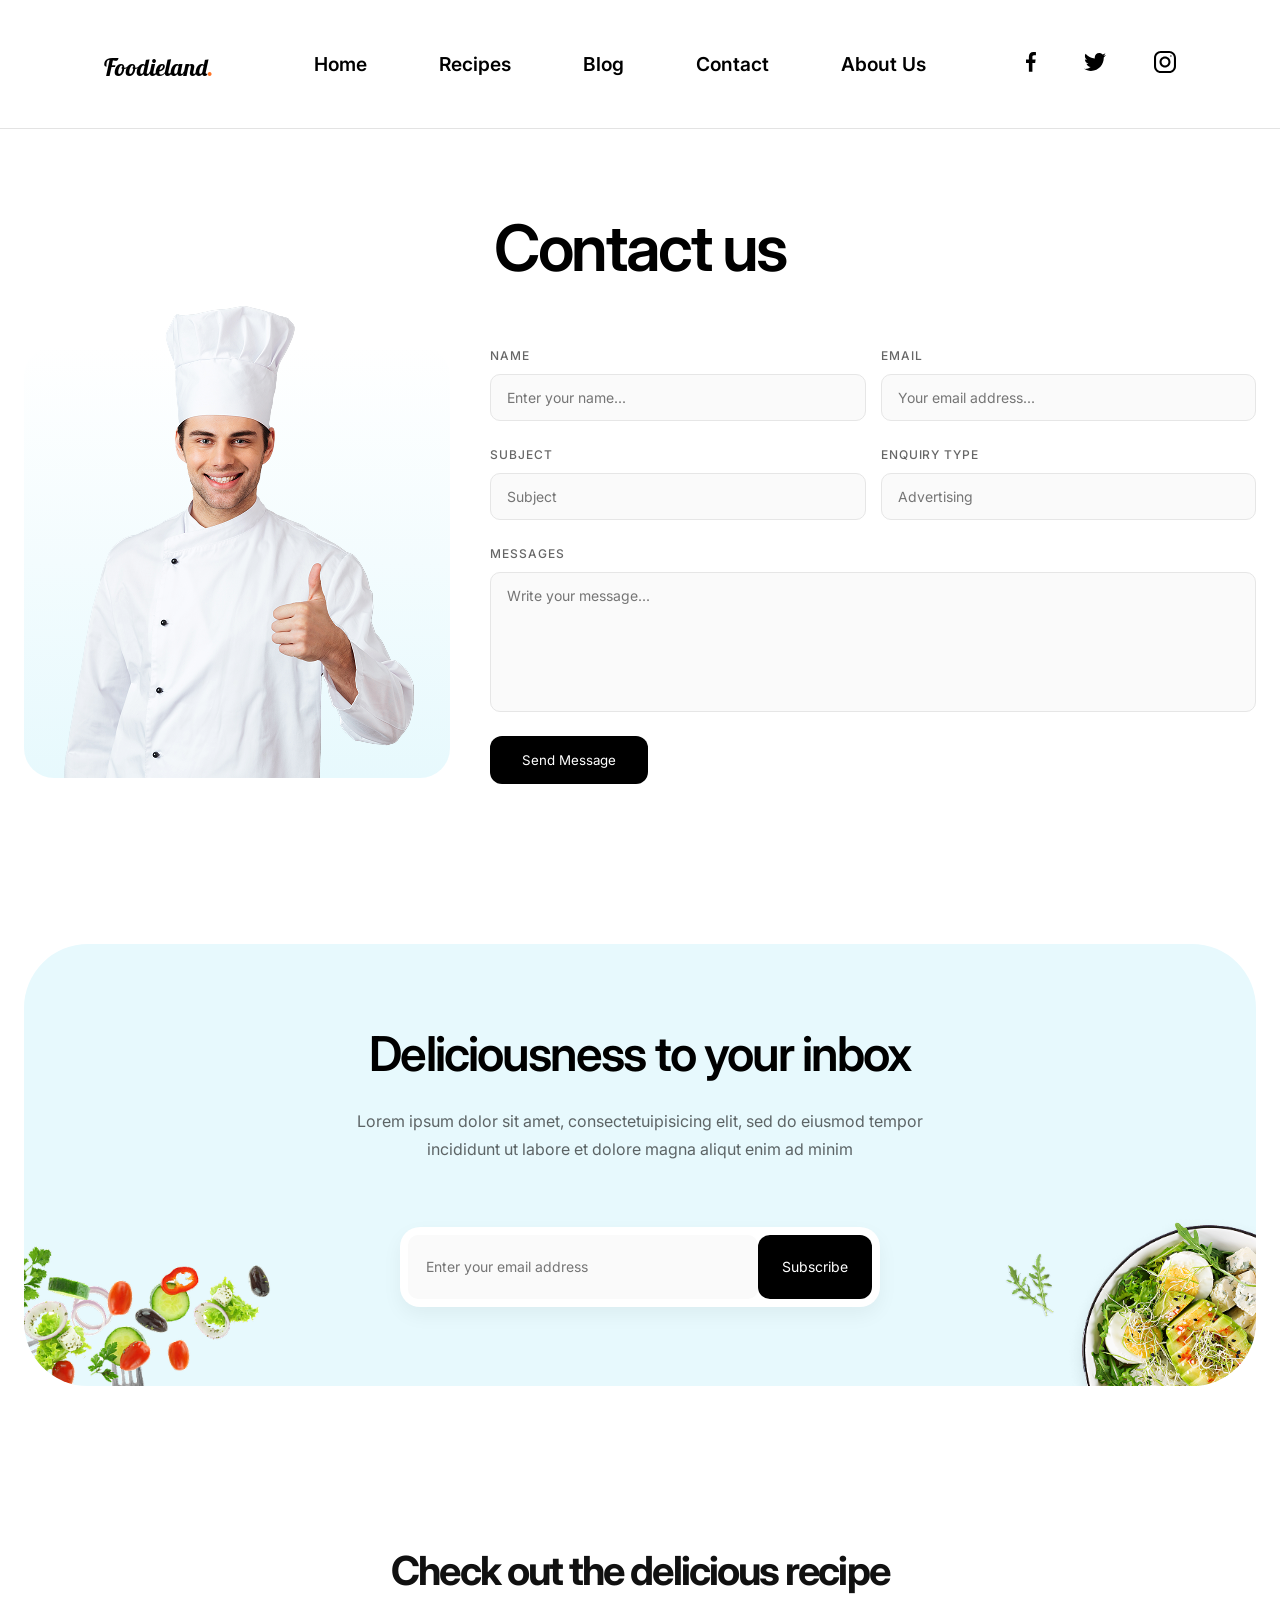
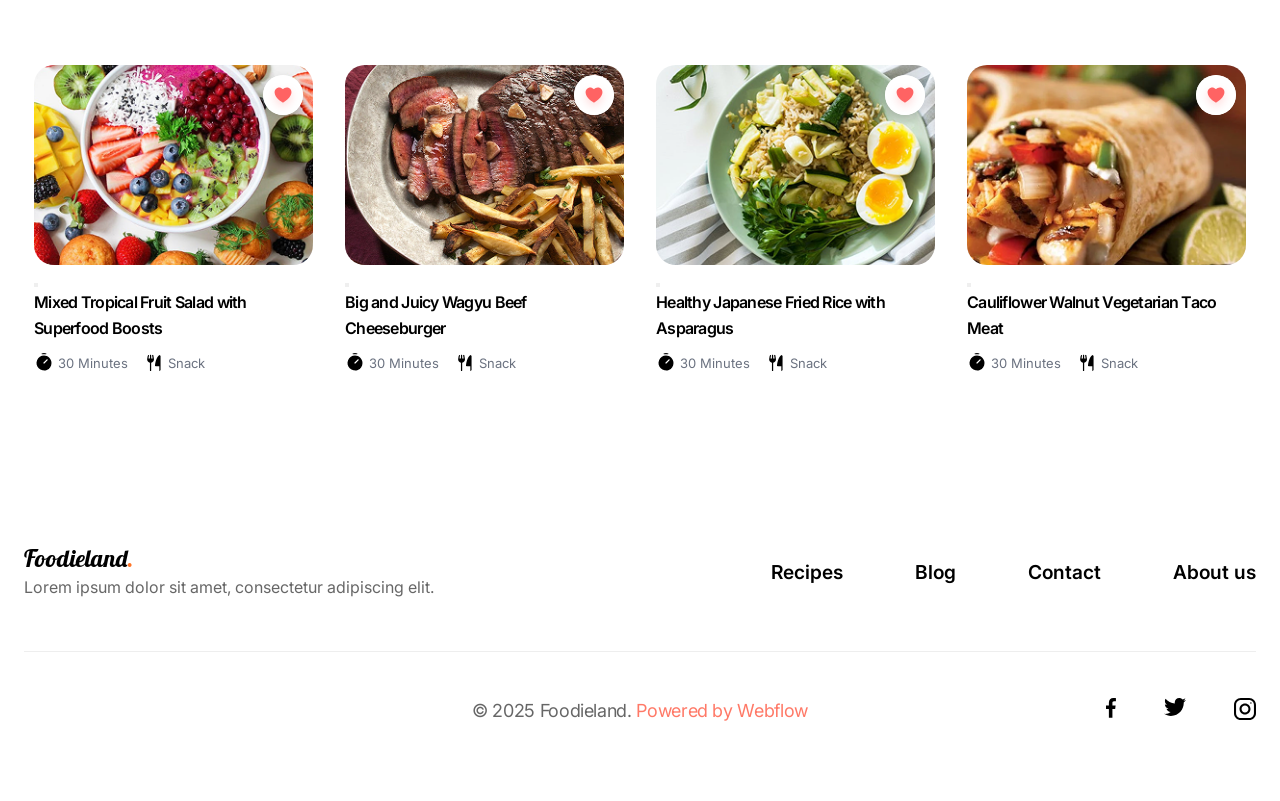
<file: contact.html>
<!DOCTYPE html>
<html lang="en">
<head>

    <meta charset="UTF-8">
    <meta name="viewport" content="width=device-width, initial-scale=1.0">
    <title>Contact</title>

    <link rel="stylesheet" href="/styles/styles.css">
    <link rel="stylesheet" href="/styles/global.css">
    <link rel="stylesheet" href="/styles/contact.css">
    <link href="https://fonts.googleapis.com/css2?family=Inter:wght@400;600;700&display=swap" rel="stylesheet">
    <link href="https://fonts.googleapis.com/css2?family=Lobster&display=swap" rel="stylesheet">
</head>


<body>

    <Header class="header">
        <nav class="navbar">
            <div class="brand-logo">
                <a href="index.html" class="logo-link">
                    <h3 class="logo">
                        Foodieland<span class="dot">.</span>
                    </h3>
                </a>
            </div>
        
            <!-- Page links on Navbar -->
            <ul class="nav-menu">
                <li>
                    <a href="index.html">Home</a>
                </li>
                 <li>
                    <a href="">Recipes</a>
                </li>
                <li>
                    <a href="blog.html">Blog</a>
                </li>
                 <li>
                    <a href="contact.html">Contact</a>
                </li>
                <li><a href=""> About Us</a></li>
            </ul>

            <!-- Social Media Icons -->
            <div class="sm-icons">
                <a href="">
                    <img src="/assets/Icons/001-facebook.svg" alt="facebook icon">
                </a>
                <a href="">
                    <img src="/assets/Icons/003-twitter.svg" alt="">
                </a>
                <a href="">
                    <img src="/assets/Icons/004-instagram.svg" alt="">
                </a>
            </div>
        </nav>
    </Header>
    <main>

        <section class="contact-hero">
            <div class="container">
                <header class="contact-header">
                    <h1 class="title">Contact us</h1>
                </header>

                <div class="contact-form-wrapper">
                    <div class="image-card">
                       <img src="/assets/images/chef-thumbs-up.png" alt="Chef"/>
                    </div>

                    <form class="contact-form">
                        <div class="row">
                            <div class="form-input">
                                <p>NAME</p>
                                <input type="text" placeholder="Enter your name..." />
                            </div>
                            <div class="form-input">
                                <p>EMAIL</p>
                                <input type="email" placeholder="Your email address..." />
                            </div>
                        </div>

                        <div class="row">
                            <div class="form-input">
                                <p>SUBJECT</p>
                                <input type="text" placeholder="Subject" />
                            </div>
                            <div class="form-input">
                                <p>ENQUIRY TYPE</p>
                                <input type="email" placeholder="Advertising" />
                            </div>
                        </div>

                        <div class="form-input">
                            <P>MESSAGES</P>
                            <textarea placeholder="Write your message..."></textarea>
                        </div>
                        

                        <button type="submit" class="btn-and-icon">Send Message</button>
                    </form>
                </div>
            </div>
        </section>

 
        <Section class="subscribe">
            <div class="container">
                <div class="subscribe-banner">
                    <h1>Deliciousness to your inbox</h1>
                    <p>Lorem ipsum dolor sit amet, consectetuipisicing elit, sed do eiusmod tempor incididunt ut labore et dolore magna aliqut enim ad minim </p>

                    <form class="subscribe-form">
                        <input type="email" placeholder="Enter your email address" required/>
                        <button type="submit" class="btn">Subscribe</button>
                    </form>

                    <img src="/assets/images/kisspng-salad-salad-fresh-food-healthylife-vegetables-vegetarian-5d42e3a7cb8543 1.png" alt="salad-salad-fresh-food" class="float float-5" />
                    <img src="/assets/images/Photo.png" alt="Plate-of-food" class="float float-6" />
                </div>
            </div>
        </Section>

        <section class="extra-recipes">
            <div class="container">
                <div class="recipes-header">
                    <h2 class="title">
                        Check out the delicious recipe
                    </h2>
                </div>
                
                <div class="extra-recipe-grid">
                    <!-- Grid cards -->
                     
                    <article class="card card--no-bg">
                        <img src="/assets/images/Recipe 1.png" alt="">
                        
                        <button class="favorite-btn">
                            <img src="/assets/images/Favorite.svg" alt="heart to add to favorite">
                        </button>

                        <div class="card-body">
                            <h3>Mixed Tropical Fruit Salad with Superfood Boosts</h3>
                    
                            <div class="meta">
                                <div class="meta-tag">
                                    <img src="/assets/Icons/Timer.svg" alt="delivery Time">
                                    <p class="tag-text">30 Minutes</p>
                                </div>
                                <div class="meta">
                                    <div class="meta-tag">
                                    <img src="/assets/Icons/ForkKnife.svg" alt="Recipe">
                                    <p class="tag-text">Snack</p>
                                </div>
                            </div>
                        </div>
                    </article>

                    <article class="card card--no-bg">
                        <img src="/assets/images/Recipe 2.png" alt="">
                        
                        <button class="favorite-btn">
                            <img src="/assets/images/Favorite.svg" alt="heart to add to favorite">
                        </button>

                        <div class="card-body">
                            <h3>Big and Juicy Wagyu Beef Cheeseburger</h3>
                    
                            <div class="meta">
                                <div class="meta-tag">
                                    <img src="/assets/Icons/Timer.svg" alt="delivery Time">
                                    <p class="tag-text">30 Minutes</p>
                                </div>
                                <div class="meta">
                                    <div class="meta-tag">
                                    <img src="/assets/Icons/ForkKnife.svg" alt="Recipe">
                                    <p class="tag-text">Snack</p>
                                </div>
                            </div>
                        </div>
                    </article>

                    <article class="card card--no-bg">
                        <img src="/assets/images/Recipe 3.png" alt="">
                        
                        <button class="favorite-btn">
                            <img src="/assets/images/Favorite.svg" alt="heart to add to favorite">
                        </button>

                        <div class="card-body">
                            <h3>Healthy Japanese Fried Rice with Asparagus</h3>
                    
                            <div class="meta">
                                <div class="meta-tag">
                                    <img src="/assets/Icons/Timer.svg" alt="delivery Time">
                                    <p class="tag-text">30 Minutes</p>
                                </div>
                                <div class="meta">
                                    <div class="meta-tag">
                                    <img src="/assets/Icons/ForkKnife.svg" alt="Recipe">
                                    <p class="tag-text">Snack</p>
                                </div>
                            </div>
                        </div>
                    </article>

                    <article class="card card--no-bg">
                        <img src="/assets/images/Recipe 4.png" alt="">
                        
                        <button class="favorite-btn">
                            <img src="/assets/images/Favorite.svg" alt="heart to add to favorite">
                        </button>

                        <div class="card-body">
                            <h3>Cauliflower Walnut Vegetarian Taco Meat</h3>
                    
                            <div class="meta">
                                <div class="meta-tag">
                                    <img src="/assets/Icons/Timer.svg" alt="delivery Time">
                                    <p class="tag-text">30 Minutes</p>
                                </div>
                                <div class="meta">
                                    <div class="meta-tag">
                                    <img src="/assets/Icons/ForkKnife.svg" alt="Recipe">
                                    <p class="tag-text">Snack</p>
                                </div>
                            </div>
                        </div>
                    </article>
                </div>
            </div>
        </section>

    </main>
    <footer class="footer">
        <div class="container">
            <div class="footer-top">
                <div class="footer-brand">
                    <h3 class="logo">
                        Foodieland<span class="dot">.</span>
                    </h3>
                    <p>Lorem ipsum dolor sit amet, consectetur adipiscing elit.</p>
                </div>

                <div class="nav-menu">
                    <a href="#">Recipes</a>
                    <a href="#">Blog</a>
                    <a href="#">Contact</a>
                    <a href="#">About us</a>
                </div>
            </div>

            <div class="footer-bottom">
                <p class="copyright">
                        © 2025 Foodieland.<span class="powered"> Powered by Webflow</span>
                </p>

                <div class="footer-socials">
                    <a href="">
                        <img src="/assets/Icons/001-facebook.svg" alt="facebook icon">
                    </a>
                    <a href="">
                        <img src="/assets/Icons/003-twitter.svg" alt="">
                    </a>
                    <a href="">
                        <img src="/assets/Icons/004-instagram.svg" alt="">
                    </a>
                </div>
            </div>
        </div>
    </footer>
</body>
</html>
</file>
<file: styles/styles.css>
/* Herosection */
.hero {
    display: flex;
    align-items: center;
    padding-top: 3rem;
    padding-bottom: 3rem;
    justify-content: space-between;
    overflow: hidden;
    gap: 2rem;
}

.left-rectangle {
    background-color: #E7F9FD;
    width: 4rem;
    height: 560px;
    border-radius: 0rem 3rem 3rem 0rem;
}



.hero-banner {
    display: flex;
    position: relative;
    background-color: #E7F9FD;
    width: 100%;
    height: 600px;
    border-radius: 4rem;
    margin: 0 auto;
    overflow: hidden;
}


.hero-banner-left {
    flex: 1;
    display: flex;
    flex-direction: column;
    margin: 4rem 4rem 4rem 4rem;
    justify-content: space-between;
    width: 100%;
    min-width: 0;

}

.hero-left-content {
    flex: 1;
    display: flex;
    flex-direction: column;
    gap: 2.5rem;
    width: 100%;
    min-width: 0;
}

.hot-recipes-tag {
    display: flex;
    align-items: center;
    padding: 1rem 2rem;
    gap: 0.8rem;
    background: #ffffff;
    width: fit-content;
    border-radius: 4rem;
    box-shadow: 0 20px 30px rgba(0,0,0,0.1);
}

.hot-recipes-tag .tag-text {
    font-size: 1.1rem;
    font-weight: 600;
    color: #000;
}

.hero-banner-left h1 {
    font-size: 60px;
    font-weight: 700;
    letter-spacing: -0.2rem;
    width: 100%;
    max-width: 420px;
    word-wrap: break-word;
}

.hero-banner-left p {
    font-size: 1.4rem;
    color: rgba(0, 0, 0, 0.5);
    font-weight: 500;
    line-height: 2rem;
    width: 100%;
    word-wrap: break-word;
}

.hero-banner-tag-2 {
    display: flex;
    flex-direction: row;
    gap: 1.5rem;
}

.hot-recipes-tag-2 {
    display: flex;
    align-items: center;
    padding: 0.5rem 1.5rem;
    gap: 0.8rem;
    background: rgba(0, 0, 0, 0.05);
    width: fit-content;
    border-radius: 4rem;
}

.hot-recipes-tag-2 .tag-text {
    font-size: 1rem;
    font-weight: 500;
    color: #000;
}

.author-and-button {
    display: flex;
    align-items: center;
    justify-content: space-between;
}

.chef-details {
    display: flex;
    gap: 1rem;
    align-items: center;
}

.author-name-date {
    display: flex;
    flex-direction: column;
    gap: 0.5rem;
}


.hero-banner-float {
    position: absolute;
    z-index: 10;
    
    
    top: 20%;
    left: 50%;

    transform: translate(-20%, -60%);
    
    width: 140px;
    height: 140px;
}

.hero-banner-right {
    flex: 1;
    overflow: hidden;
}

.hero-banner-right img {
    width: 100%;
    height: 100%;
    object-fit: cover;
    display: block;
    object-position: 90% center;
}


.right-rectangle {
    background-color: #E7F9FD;
    width: 4rem;
    height: 560px;
    border-radius: 3rem 0rem 0rem 3rem;
}


/* Categories */
.cat-header {
    margin-bottom: 6rem;
    display: flex;
    justify-content: space-between;
    align-items: center;
}

.cat-header h1 {
    font-size: 44px;
}

.category-list {
    margin-top: 40px;
    display: flex;
    gap: 40px;
    margin-top: 10px;
    justify-content: space-between;
}

.cat-breakfast,
.cat-vegan,
.cat-meat,
.cat-dessert,
.cat-lunch,
.cat-chocolate {
    display: flex;
    flex-direction: column;
    align-items: center;
    justify-content: center;

    position: relative;
    overflow: visible;

    border-radius: 30px;
    width: 180px;
    height: 140px;
    padding: 24px;
    
    text-align: center; 
}

.cat-breakfast img,
.cat-vegan img,
.cat-meat img,
.cat-dessert img,
.cat-lunch img,
.cat-chocolate img {
    position: absolute;
    top: -5rem;
    right: 0rem;
}

.cat-breakfast p,
.cat-vegan p,
.cat-meat p,
.cat-dessert p,
.cat-lunch p,
.cat-chocolate p {
    margin-top: auto;
    font-size: 16px;
    font-weight: 600;
}

.cat-breakfast {
    background: linear-gradient(
        180deg,
        rgba(112, 130, 70, 0.00) 0%, 
        rgba(112, 130, 70, 0.10) 100%
        ); 
}

.cat-vegan {
    background: linear-gradient(
        180deg, 
        rgba(108, 198, 63, 0.00) 0%, 
        rgba(108, 198, 63, 0.10) 100%
    );
}

.cat-meat {
    background: linear-gradient(
        180deg, 
        rgba(204, 38, 27, 0.00) 0%, 
        rgba(204, 38, 27, 0.10) 100%
        );
}

.cat-dessert {
    background: linear-gradient(
        180deg, 
        rgba(240, 158, 0, 0.00) 0%, 
        rgba(240, 158, 0, 0.10) 100%
        );  
}

.cat-lunch {
    background: linear-gradient(
        180deg, 
        rgba(0, 0, 0, 0.00) 0%, 
        rgba(0, 0, 0, 0.05) 100%
        ); 
}

.cat-chocolate {
    background: linear-gradient(
        180deg, 
        rgba(0, 0, 0, 0.00) 0%, 
        rgba(0, 0, 0, 0.05) 100%
        );
}

.recipes-header {
    display: flex;
    flex-direction: column;
    gap: 20px;
}

.title {
    color: #000;
    text-align: center;
    font-size: 48px;
    font-style: normal;
    font-weight: 600;
    line-height: normal;
    letter-spacing: -1.92px;
}

.subtitle {
    color: rgba(0, 0, 0, 0.60);
    text-align: center;
    font-size: 16px;
    font-style: normal;
    font-weight: 400;
    line-height: 28px;
    margin-top: 8px;
    margin: 0 auto;
    width: 706px;
}

/* Grids */
.recipe-grid {
    display: grid;
    grid-template-columns: repeat(3, 1fr);
    gap: 40px;
}

/* CARD */
.card {
    position: relative; 
    border-radius: 30px;
    overflow: hidden;
    padding: 10px;
    background: #000;
    background: linear-gradient(
    180deg, 
    rgba(231, 249, 253, 0.00) 0%, 
    #E7F9FD 100%
    );
}

.card img {
    width: 100%;
    height: 250px;
    object-fit: cover;
    border-radius: 20px;
}

.favorite-btn img {
    position: absolute;
    top: 20px;
    right: 20px;

    width: 40px;
    height: 40px;

    border: none;
    border-radius: 50%;
    background: white;

    display: flex;
    align-items: center;
    justify-content: center;

    cursor: pointer;

    box-shadow: 0 4px 10px rgba(0,0,0,0.15);
}

.card-body {
    display: flex;
    flex-direction: column;
    padding: 16px;
    gap: 24px;
}

.card h3 {
    color: #000;
    font-size: 24px;
    font-style: normal;
    font-weight: 600;
    line-height: 32px; 
    letter-spacing: -0.96px;
}

.meta {
    display: flex;
    gap: 16px;
    color: #6b7280;
    font-size: 13px;
}

.meta-tag {
    display: flex;
    align-items: center;
    gap: 4px;
    width: fit-content;
}

.meta-tag img {
    width: 20px;
    height: 20px;
}

.ads-card {
    display: flex;
    flex-direction: column;
    justify-content: space-between;
    position: relative; 
    overflow: hidden;
    padding: 32px;
    align-items: center;
    background: linear-gradient(
        180deg, 
        #357355 0%,
        #1D483B 100%
    );
}

.image-stack img {
    position: absolute;

    top: 60%;
    left: 50%;
    transform: translate(-50%, -50%);
}

.ads-card h2,
.ads-card p {
    position: relative;
    z-index: 2;
}

.ads-card h2 {
    color: #FFF;
    text-align: center;
    font-family: 'Lobster', cursive;
    font-size: 24px;
    font-style: normal;
    font-weight: 400;
    line-height: normal;
    width: 200px;
}

.ads-card p {
    color: rgba(255, 255, 255, 0.60);
    font-size: 14px;
    text-align: center;
    font-style: normal;
    font-weight: 500;
    line-height: normal;
    letter-spacing: -0.28px;
    width: 200px;
}

.chef-container {
    display: flex;
    align-items: center;
    justify-content: space-between;
    gap: 40px;
    max-width: 1280px;
    margin: 0 auto;
    padding: 0 24px;
}

.chef-left-content {
    display: flex;
    flex-direction: column;
    gap: 72px;
}

.chef-text {
    display: flex;
    flex-direction: column;
    max-width: 502px;
    gap: 24px;
}

.chef-text h2 {
    color: #000;
    font-size: 44px;
    font-style: normal;
    font-weight: 600;
    line-height: normal;
    letter-spacing: -1.92px;
}

.chef-text p {
    color: rgba(0, 0, 0, 0.60);
    font-size: 16px;
    font-style: normal;
    font-weight: 400;
    line-height: 28px;
    width: 508px;
}

.chef-image {
    position: relative;
    width: 600px;
    border-radius: 30px;
    overflow: visible;
    background: linear-gradient(180deg, 
    rgba(231, 249, 253, 0.00) 0%, 
    #E7F9FD 100%
    );
}

.chef-main {
    width: 300px;
}

/* floating items */
.float {
    position: absolute;
    width: 50px;
}

float float-2 {
    position: absolute;
    width: 200px;
}

.float-1 { bottom: 128px; left: -20px; }
.float-2 { width: 60px; top: 100px; right: 120px; }
.float-3 { width: 120px; top: 100px; left: 120px; }
.float-4 { width: 100px; top: 160px; right: -20px; }

.chef-avatar {
    width: 100%;
    height: 100%;
    object-fit: cover;
    display: block;
    object-position: 40% center;
}

.instagram-header {
    display: flex;
    flex-direction: column;
    gap: 20px;
}

.instagram {
    background: linear-gradient(180deg, rgba(231, 249, 253, 0.00) 0%, #E7F9FD 100%);
}

.instagram {
    text-align: center;
}

.insta-grid {
    display: grid;
    grid-template-columns: repeat(4, 1fr);
    gap: 16px;
    margin: 30px 0;
}

.insta-card {
    position: relative;
    display: flex;
    flex-direction: column;
    overflow: hidden;
    background: #000;
    background: #ffffff;

}


.insta-ui-top {
    display: flex;
    padding: 12px;
    align-items: center;
    justify-content: space-between;
}


.insta-profile-details {
    display: flex;
    gap: 8px;
    align-items: center;
    justify-content: space-between;
}

.profile-account {
    display: flex;
    flex-direction: column;
}

.profile-account h3 {
    margin: 0;
    line-height: 1px;
}

.profile-account p {
    margin: 0;
    font-size: 10px;
    text-align: left;
}

.account-with-badge {
    display: flex;
    align-items: center;
    gap: 5px;
}

.insta-profile-details .account-with-badge img {
    width: 16px;
    height: 16px;
}

.more-icon {
    all: unset;         
    cursor: pointer;
    display: inline-flex;
    align-items: center;
    justify-content: center;
    width: 8px;
}

.profile-account h3 {
    color: #000;
    font-size: 12px;
    font-style: normal;
    font-weight: 600;
    letter-spacing: -0.96px;
}

.insta-profile-details img {
    width: 24px;
    height: 24px;
}

.more-icon {
    width: 16px;
    height: 16px;
}

.insta-card-img {
    position: relative;
    width: 100%;
    object-fit: cover;
}

.insta-card-img span {
    position: absolute;
    width: 28px;
    height: 20px;
    border-radius: 10.053px;
    background: rgba(18, 18, 18, 0.70);
    top: 10px; 
    right: 10px;
    align-items: center;
    align-content: center;
    color: #F9F9F9;
    font-size: 10px;
    font-style: normal;
    font-weight: 400;
    line-height: normal;
}

.insta-ui-buttom {
    position: relative;
    display: flex;
    flex-direction: column;
    background: #fff;
    padding: 12px;
    gap: 6px;
}

.buttom-actions {
    display: flex;
    justify-content: space-between;
    align-items: center;
    margin-bottom: 8px;
}

.left-icons img,
.right-icon img,
.profile-img img {
    width: 16px;
    height: auto;
}

.left-icons {
    display: flex;
    gap: 12px;
    align-items: center;
}

.indicators {
    position: absolute;
    left: 50%;
    transform: translateX(-50%);
    display: flex;
    gap: 4px;
}

.dot {
    width: 4px;
    height: 4px;
    background: #ccc;
    border-radius: 50%;
}

.dot.active {
    background: #3897f0;
}

.profile-img {
    display: flex;
    align-items: center;
    gap: 4px;
}

.profile-img .p {
    color: #262626;
    font-size: 12px;
    font-style: normal;
    font-weight: 600;
    line-height: 13.92px;
    letter-spacing: -0.054px;
}

.caption,
.date {
    width: 100%;
    text-align: left;
}

.caption {
    color: #262626;
    font-size: 11px;
    font-style: normal;
    font-weight: 400;
    line-height: 13.92px;
    letter-spacing: -0.054px;
}

.date {
    color: rgba(0, 0, 0, 0.40);
    font-size: 9px;
    font-style: normal;
    font-weight: 400;
    line-height: normal;
    letter-spacing: 0.039px;
}

.instagram .container {
    align-items: center;
}

.extra-recipes-header {
    display: flex;
    align-items: center;
}

.extra-recipes-header h1 {
    flex: 1;
    font-size: 44px;
    color: #000;
    font-style: normal;
    font-weight: 600;
    line-height: normal;
    letter-spacing: -1.92px;
}

.extra-recipes-header p{
    flex: 1;
    color: rgba(0, 0, 0, 0.60);
    font-size: 16px;
    font-style: normal;
    font-weight: 400;
    line-height: 28px;
    padding-left: 40px;
}

.extra-recipe-grid {
    display: grid;
    grid-template-columns: repeat(4, 1fr);
    gap: 12px;
}


.card--no-bg {
    background: none;
    gap: 0px;
} 

.card img {
    width: 100%;
    height: 200px;
    object-fit: cover;
    border-radius: 20px;
}

.favorite-btn img {
    position: absolute;
    top: 20px;
    right: 20px;

    width: 40px;
    height: 40px;

    border: none;
    border-radius: 50%;
    background: white;

    display: flex;
    align-items: center;
    justify-content: center;

    cursor: pointer;

    box-shadow: 0 4px 10px rgba(0,0,0,0.15);
}

.extra-recipes .card .card-body {
    padding: 0px;
    gap: 12px;
}

.extra-recipes .card-body h3 {
    color: #000;
    font-size: 16px;
    font-style: normal;
    font-weight: 600;
    line-height: 26px;
    letter-spacing: -0.72px;
    margin: 0;
}

.meta {
    display: flex;
    gap: 16px;
    color: #6b7280;
    font-size: 13px;
}

.meta-tag {
    display: flex;
    align-items: center;
    gap: 4px;
    width: fit-content;
}

.meta-tag img {
    width: 20px;
    height: 20px;
}

.subscribe-banner {
    display: flex;
    position: relative;
    flex-direction: column;
    align-items: center;
    justify-content: center;
    background-color: #E7F9FD;
    width: 100%;
    height: 442px;
    border-radius: 4rem;
    margin: 0 auto;
    overflow: hidden;
}

.subscribe-banner h1 {
    color: #000;
    font-size: 48px;
    font-style: normal;
    font-weight: 600;
    line-height: normal;
    letter-spacing: -1.92px;
}

.subscribe-banner p {
    color: rgba(0, 0, 0, 0.60);
    text-align: center;
    font-size: 16px;
    font-style: normal;
    font-weight: 400;
    line-height: 28px;
    width: 620px;
    margin-top: 24px;
    margin-bottom: 64px;
}

.subscribe-form {
    display: flex;
    overflow: hidden;
    box-shadow: 0 8px 20px rgba(0,0,0,0.05);
    width: 480px;
    height: 80px;
    border-radius: 20px;
    background: #FFF;
    padding: 8px;
}

.subscribe-form input {
    border: none;
    padding: 14px 18px;
    font-size: 14px;
    outline: none;
    flex: 1;
}

.subscribe-form button {
    background: #000;
    color: #fff;
    border: none;
    padding: 0 24px;
    font-size: 14px;
    cursor: pointer;
    transition: 0.3s ease;
}

.subscribe-image {
    position: absolute;
    right: -40px;
    bottom: -20px;
}

.subscribe-image img {
    width: 220px;
    height: auto;
    object-fit: contain;
}

.float-5 { 
    position: absolute;
    left: -130px;
    bottom: -130px;
    width: 409.544px;
    height: 400.08px;
    object-fit: contain;
}
.float-6 {
    position: absolute;
    right: -100px;
    bottom: -120px;
    width: 360px;
    height: auto;
    object-fit: contain;
}
</file>
<file: styles/global.css>
* {
    margin: 0;
    padding: 0;
    box-sizing: border-box;
    font-family: "Inter", sans-serif;
}


.categories,
.recipes,
.chef,
.instagram,
.extra-recipes,
.subscribe,
.footer,
.blog,
.contact-hero {
    padding: 80px 0;
}


.container {
    max-width: 1280px;
    margin: 0 auto;
    padding: 0 24px;
    display: flex;
    flex-direction: column;
    gap: 50px;
}


/* FOODIELAND LOGO */
.logo {
    color: #000;
    font-family: Lobster;
    font-size: 24px;
    font-style: normal;
    font-weight: 400;
    line-height: normal;
}
.logo .dot {
    color: #FF7426;
    font-family: Lobster;
    font-size: 24px;
    font-style: normal;
    font-weight: 400;
    line-height: normal;
    background: none;
}


/* BUTTON + ICON */
.btn-and-icon {
    display: inline-flex;
    width: fit-content;
    align-items: center;
    gap: 12px;
    padding: 16px 32px;
    background: black;
    color: white;
    border: none;
    border-radius: 12px;
    cursor: pointer;
}
.btn-and-icon span {
    font-size: 14px;
}
.btn-and-icon img {
    width: 24px;
    height: 24px;
}


/* BUTTON - ICON */
.btn {
    display: inline-flex;
    width: fit-content;
    align-items: center;
    gap: 12px;
    padding: 16px 32px;
    background: #E7FAFE;
    color: #000;
    border: none;
    border-radius: 12px;
    cursor: pointer;
}
.btn span {
    font-size: 14px;
}

.logo-link {
    display: inline-block;
    text-decoration: none;
}

/* TOP NAV BAR */
.header {
    padding: 3.2rem 6.5rem 3.2rem 6.5rem;
    border-bottom: 1px solid #e3e3e3;
    color: #ffffff;
}
.navbar {
    display: flex;
    justify-content:space-between;
    align-items: center;
}
.brand-logo {
    height: 1.5rem;
    width: auto;
}
.nav-menu {
    display: flex;
    gap: 4.5rem;
    list-style: none;
}
.nav-menu a {
    text-decoration: none;
    color: #000;
    font-weight: 600;
    font-size: 1.2rem;
}
.sm-icons {
    display: flex;
    align-items: center;
    gap: 3rem;
}


/* FOOTER */
.footer-top {
    display: flex;
    justify-content:space-between;
    align-items: center;
}
.footer-brand p {
    color: rgba(0, 0, 0, 0.60);
    font-size: 16px;
    font-style: normal;
    font-weight: 400;
    line-height: 28px;
}
.nav-menu {
    display: flex;
    gap: 4.5rem;
    list-style: none;
}


/* Bottom */
.footer-bottom {
    position: relative;
    display: flex;
    align-items: center;
    justify-content: center; /* centers paragraph */
    padding-top: 48px;
    border-top: 1px solid #eee;
}
.copyright {
    color: rgba(0, 0, 0, 0.60);
    font-size: 18px;
    font-style: normal;
    font-weight: 400;
    line-height: normal;
    letter-spacing: -0.36px;
}
.powered {
    color: #FF7967;
    font-size: 18px;
    font-style: normal;
    font-weight: 400;
    line-height: normal;
    letter-spacing: -0.36px;
}
.footer-socials {
    position: absolute;
    right: 0;
    display: flex;
    gap: 3rem;
}
</file>
<file: styles/blog.css>
.blog-header {
    display: flex;
    flex-direction: column;
    text-align: center;
    align-items: center;
    max-width: 1200px;
    gap: 24px;
}

.blog-header h1 {
    color: #000;
    text-align: center;
    font-size: 52px;
    font-style: normal;
    font-weight: 600;
    line-height: normal;
    letter-spacing: -2.56px;
}

.blog-header p {
    color: rgba(0, 0, 0, 0.60);
    text-align: center;
    font-size: 16px;
    font-style: normal;
    font-weight: 400;
    line-height: 28px;
    max-width: 1000px;
}

.admin {
    display: flex;
    align-items: center;
    margin-top: 10px;
    color: #6b7280;
    font-size: 14px;
    gap: 16px;
}

.admin img {
    width: 40px;
    height: 40px;
}

.admin p span {
    color: #000;
    font-size: 16px;
    font-style: normal;
    font-weight: 700;
    line-height: normal;
    letter-spacing: -0.32px;
}

.hero img {
    width: 100%;
    height: 600px;
    object-fit: cover;
    display: block;
    border-radius: 20px;
    margin-top: 40px;
    margin-bottom: 40px;
}

/* CONTENT */
.content {
    display: flex;
    width: 100%;
    margin: 0 auto;
    padding-left: 40px;
    padding-right: 40px;
}

.content-left {
    display: flex;
    flex-direction: column;
    width: 920px;
}

.content h2 {
    margin-top: 20px;
    color: #000;
    font-size: 18px;
    font-style: normal;
    font-weight: 600;
    line-height: normal;
    letter-spacing: -0.96px;
}

.content p {
    margin-top: 10px;
    color: rgba(0, 0, 0, 0.60);
    font-size: 16px;
    font-style: normal;
    font-weight: 400;
    line-height: 28px; /* 175% */
}

.inline-img img {
    width: 100%;
    height: 400px;
    border-radius: 16px;
    margin: 20px 0;
    object-fit: cover;
}

/* QUOTE */
blockquote {
    margin: 30px 0;
    padding: 20px;
    background: #f3f4f6;
    border-radius: 12px;
    font-style: italic;
    color: #000;
    font-size: 20px;
    font-weight: 500;
    line-height: 64px; /* 177.778% */
    letter-spacing: -1.44px;
}

.content-right {
    display: flex;
    flex-direction: column;
    width: 332px;
    align-items: center;
    gap: 20px;
}

.social-icons {
    display: flex;
    flex-direction: column;
    gap: 20px;
}
</file>
<file: styles/contact.css>
.contact-header h1 {
    color: #000;
    font-size: 64px;
    font-style: normal;
    font-weight: 600;
    line-height: normal;
    letter-spacing: -2.56px;
}

.contact-form-wrapper {
  display: flex;
  gap: 40px;
}

.title {
  font-size: 40px;
  font-weight: 700;
  margin-bottom: 10px;
  color: #111;
}

.subtitle {
  color: #666;
  margin-bottom: 30px;
  max-width: 420px;
  line-height: 1.5;
}

.contact-form {
  display: flex;
  flex-direction: column;
  gap: 24px;
  width: 840px;
}

.row {
  display: flex;
  gap: 15px;
}

input, textarea {
  width: 100%;
  padding: 14px 16px;
  border: 1px solid #e6e6e6;
  border-radius: 10px;
  font-size: 14px;
  outline: none;
  transition: 0.2s ease;
  background: #fafafa;
}

input:focus, textarea:focus {
  border-color: #000;
  background: #fff;
}

textarea {
  min-height: 140px;
  resize: none;
}


.image-card {
    position: relative;
    width: 460px;
    height: 432px;
    border-radius: 30px;
    padding-left: 40px;
    padding-right: 40px;
    overflow: visible;
    background: linear-gradient(180deg, 
    rgba(231, 249, 253, 0.00) 0%, 
    #E7F9FD 100%
    );
}


.image-card img {
    position: absolute;
    width: 350px;
    height: 472px;
    object-fit: cover;
    display: block;
    bottom: 0px;
}

.form-input {
    display: flex;
    flex-direction: column;
    gap: 8px;
    width: 100%;
}

.form-input p {
    color: rgba(0, 0, 0, 0.60);
    font-size: 12px;
    font-style: normal;
    font-weight: 500;
    line-height: 20px; /* 166.667% */
    letter-spacing: 0.96px;
    text-transform: uppercase;
}
</file>
